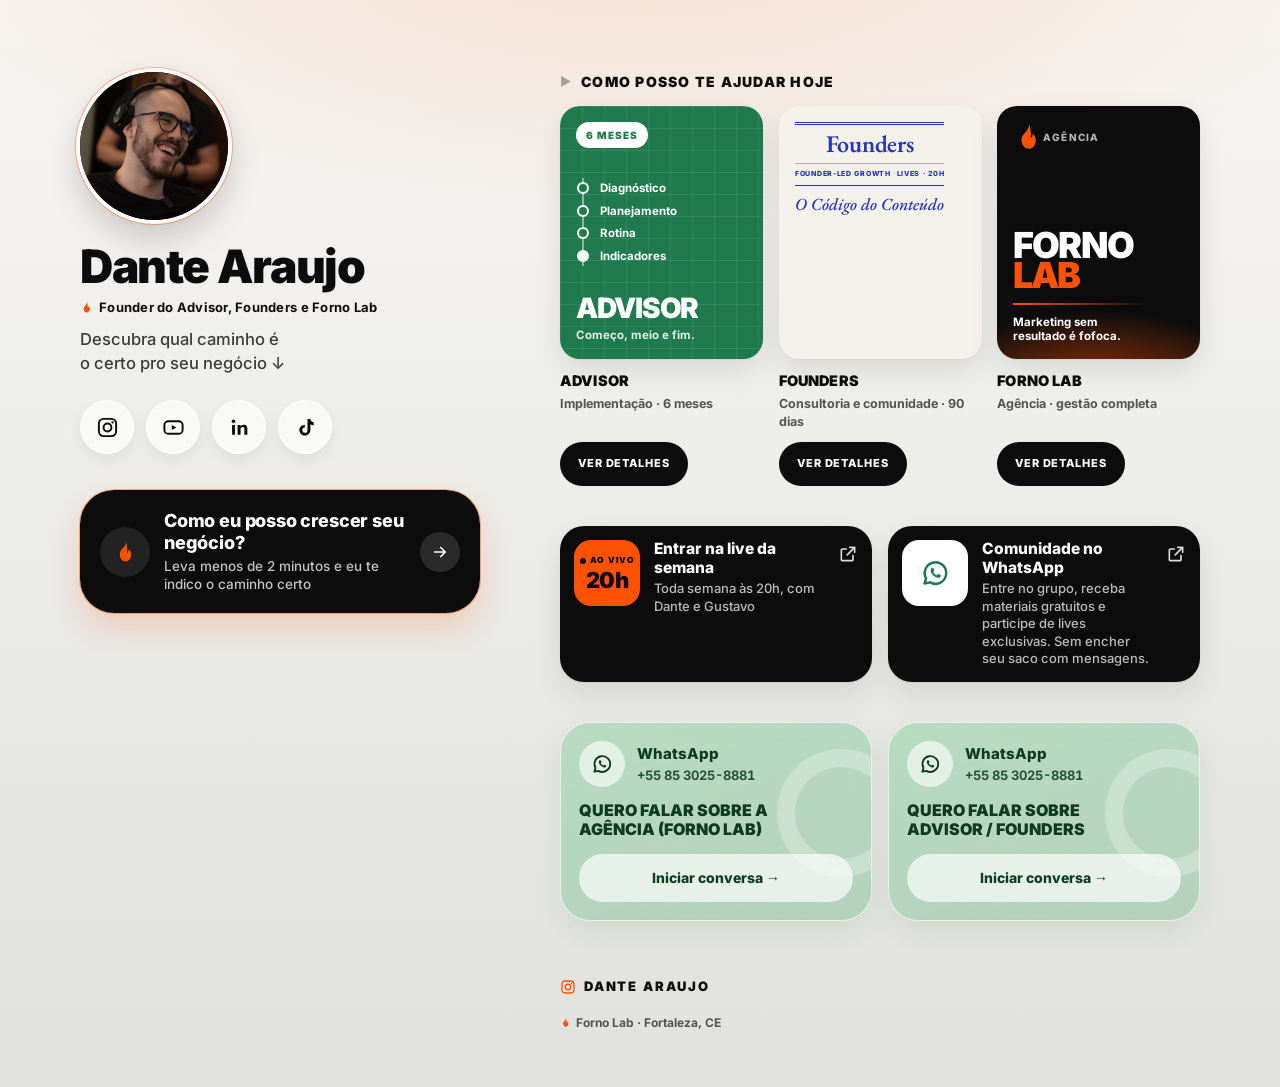
<file: site/index.html>
<!doctype html>
<html lang="pt-BR">
<head>
<meta charset="utf-8">
<meta name="viewport" content="width=device-width, initial-scale=1, viewport-fit=cover">
<title>Dante Araujo · Founder de 4 empresas · Fortaleza, CE</title>
<meta name="description" content="Dante Araujo, founder do Advisor, Founders e Forno Lab, em Fortaleza, CE. Em menos de 2 minutos, descubra o caminho certo pro seu negócio: agência Forno Lab, Advisor ou Founders.">
<meta name="author" content="Dante Araujo">
<meta name="theme-color" content="#0C0C0D">
<link rel="canonical" href="https://bio-dante-site.vercel.app/">

<meta property="og:type" content="profile">
<meta property="og:locale" content="pt_BR">
<meta property="og:site_name" content="Dante Araujo · Founder do Advisor, Founders e Forno Lab">
<meta property="og:title" content="Dante Araujo · Founder do Advisor, Founders e Forno Lab">
<meta property="og:description" content="Fortaleza, CE. Em menos de 2 minutos, descubra o caminho certo pro seu negócio: agência Forno Lab, Advisor ou Founders.">
<meta property="og:url" content="https://bio-dante-site.vercel.app/">
<meta property="og:image" content="https://bio-dante-site.vercel.app/assets/og-dante-araujo.jpg">
<meta property="og:image:width" content="1080">
<meta property="og:image:height" content="1080">
<meta property="og:image:alt" content="Foto de Dante Araujo">
<meta property="profile:first_name" content="Dante">
<meta property="profile:last_name" content="Araujo">
<meta name="twitter:card" content="summary">
<meta name="twitter:title" content="Dante Araujo · Founder do Advisor, Founders e Forno Lab">
<meta name="twitter:description" content="Fortaleza, CE. Agência Forno Lab, Advisor e Founders.">
<meta name="twitter:image" content="https://bio-dante-site.vercel.app/assets/og-dante-araujo.jpg">

<!-- TODO: trocar pelo favicon com a chama oficial da Forno -->
<link rel="icon" href="data:image/svg+xml,%3Csvg xmlns='http://www.w3.org/2000/svg' viewBox='0 0 24 24'%3E%3Crect width='24' height='24' rx='6' fill='%230C0C0D'/%3E%3Cpath fill='%23FF5200' d='M12.7 1.6c.4 3.2-1.3 5-2.9 6.7C8.3 9.9 6.8 11.6 6.8 14.4c0 3.6 2.5 7 5.6 7 3.2 0 5.8-2.9 5.8-6.7 0-2.6-1.1-4.4-2.4-5.8.1 1.9-.5 3.4-1.8 4.1.8-4 .1-7.9-1.3-11.4z'/%3E%3C/svg%3E">
<link rel="apple-touch-icon" href="assets/dante-araujo.jpg">

<link rel="preload" href="fonts/inter-900.woff2" as="font" type="font/woff2" crossorigin>
<link rel="preload" href="fonts/inter-500.woff2" as="font" type="font/woff2" crossorigin>
<link rel="stylesheet" href="css/style.css">

<script type="application/ld+json">
{
  "@context": "https://schema.org",
  "@type": "Person",
  "name": "Dante Araujo",
  "url": "https://bio-dante-site.vercel.app/",
  "jobTitle": "Founder",
  "image": "https://bio-dante-site.vercel.app/assets/og-dante-araujo.jpg",
  "worksFor": {
    "@type": "Organization",
    "name": "Forno Lab",
    "address": { "@type": "PostalAddress", "addressLocality": "Fortaleza", "addressRegion": "CE", "addressCountry": "BR" },
    "sameAs": ["https://www.instagram.com/forno.lab/"]
  },
  "sameAs": [
    "https://www.instagram.com/odantearaujo/",
    "https://br.linkedin.com/in/dante-araujo",
    "https://www.youtube.com/@podcastsemroteiro",
    "https://www.tiktok.com/@odantearaujo"
  ]
}
</script>

<!-- Esconde os blocos animados só quando o JS vai animá-los.
     Se o main.js não confirmar em 2,5 s (falha de carregamento), tudo reaparece. -->
<script>
(function (d) {
  if (window.matchMedia && matchMedia('(prefers-reduced-motion: reduce)').matches) return;
  d.classList.add('anim');
  setTimeout(function () { if (!window.__bioAnim) d.classList.remove('anim'); }, 2500);
})(document.documentElement);
</script>
</head>
<body>

<a class="skip" href="#conteudo">Pular para o conteúdo</a>

<div class="page">

  <!-- ============ TOPO ============ -->
  <header class="hero" id="topo">
    <div class="hero-in">
      <figure class="avatar" data-hero>
        <img src="assets/dante-araujo.jpg" width="480" height="480" alt="Foto de Dante Araujo sorrindo, de óculos e fone de ouvido, com camiseta preta">
      </figure>

      <h1 class="name" data-hero>Dante Araujo</h1>
      <p class="role" data-hero><svg aria-hidden="true"><use href="#i-chama"/></svg>Founder do Advisor, Founders e Forno Lab</p>
      <p class="sub" data-hero>Descubra qual caminho é o certo pro seu negócio <span aria-hidden="true">↓</span></p>

      <nav class="socials" aria-label="Redes sociais de Dante Araujo" data-hero>
        <a class="soc" href="https://www.instagram.com/odantearaujo/" target="_blank" rel="noopener" aria-label="Instagram de Dante Araujo"><svg aria-hidden="true"><use href="#i-instagram"/></svg></a>
        <a class="soc" href="https://www.youtube.com/@podcastsemroteiro" target="_blank" rel="noopener" aria-label="YouTube do Podcast Sem Roteiro"><svg aria-hidden="true"><use href="#i-youtube"/></svg></a>
        <a class="soc" href="https://br.linkedin.com/in/dante-araujo" target="_blank" rel="noopener" aria-label="LinkedIn de Dante Araujo"><svg aria-hidden="true"><use href="#i-linkedin"/></svg></a>
        <a class="soc" href="https://www.tiktok.com/@odantearaujo" target="_blank" rel="noopener" aria-label="TikTok de Dante Araujo"><svg aria-hidden="true"><use href="#i-tiktok"/></svg></a>
      </nav>

      <a class="cta" href="https://inlead.digital/foundercc-comunidade-dos-obstinados?utm_source=dantearaujo&amp;utm_medium=linkbio&amp;utm_content=botao_principal" target="_blank" rel="noopener" aria-label="Como eu posso crescer seu negócio? Leva menos de 2 minutos (abre o quiz em nova aba)" data-hero>
        <span class="cta-ic" aria-hidden="true"><svg><use href="#i-chama"/></svg></span>
        <span class="cta-txt">
          <span class="cta-t">Como eu posso crescer seu negócio?</span>
          <span class="cta-s">Leva menos de 2 minutos e eu te indico o caminho certo</span>
        </span>
        <span class="cta-go" aria-hidden="true"><svg><use href="#i-seta"/></svg></span>
      </a>
    </div>
  </header>

  <main class="main" id="conteudo">

    <!-- ============ PRODUTOS ============ -->
    <section class="block" aria-labelledby="t-prod">
      <h2 class="sec-title" id="t-prod" data-reveal><svg aria-hidden="true"><use href="#i-play"/></svg>Como posso te ajudar hoje</h2>

      <div class="rail" data-lenis-prevent-horizontal>
        <!-- Advisor -->
        <article class="prod" data-reveal>
          <button class="cover cv-advisor" type="button" commandfor="d-advisor" command="show-modal" aria-label="Ver detalhes do Advisor">
            <span class="cv-pill">6 meses</span>
            <span class="cv-steps" aria-hidden="true"><span>Diagnóstico</span><span>Planejamento</span><span>Rotina</span><span>Indicadores</span></span>
            <span class="cv-bottom">
              <span class="cv-aword" aria-hidden="true">ADVISOR</span>
              <span class="cv-asub">Começo, meio e fim.</span>
            </span>
          </button>
          <h3 class="prod-n">Advisor</h3>
          <p class="prod-t">Implementação · 6 meses</p>
          <button class="more" type="button" commandfor="d-advisor" command="show-modal" aria-label="Ver detalhes do Advisor">Ver detalhes</button>
        </article>

        <!-- Founders -->
        <article class="prod" data-reveal>
          <button class="cover cv-founders" type="button" commandfor="d-founders" command="show-modal" aria-label="Ver detalhes do Founders">
            <span class="cv-mast">
              <b>Founders</b>
              <span class="cv-meta"><span>Founder-Led Growth</span><span>Lives · 20h</span></span>
            </span>
            <span class="cv-head">O Código do Conteúdo</span>
            <span class="cv-body" aria-hidden="true"><i class="cv-dots"></i><i class="cv-lines"></i></span>
          </button>
          <h3 class="prod-n">Founders</h3>
          <p class="prod-t">Consultoria e comunidade · 90 dias</p>
          <button class="more" type="button" commandfor="d-founders" command="show-modal" aria-label="Ver detalhes do Founders">Ver detalhes</button>
        </article>

        <!-- Forno Lab -->
        <article class="prod" data-reveal>
          <button class="cover cv-forno" type="button" commandfor="d-forno" command="show-modal" aria-label="Ver detalhes da Forno Lab">
            <span class="cv-top"><svg class="cv-flame" aria-hidden="true"><use href="#i-chama"/></svg><span class="cv-kicker">Agência</span></span>
            <span class="cv-bottom">
              <span class="cv-word" aria-hidden="true"><span>FORNO</span><span>LAB</span></span>
              <i class="cv-ember" aria-hidden="true"></i>
              <span class="cv-slogan">Marketing sem resultado é fofoca.</span>
            </span>
          </button>
          <h3 class="prod-n">Forno Lab</h3>
          <p class="prod-t">Agência · gestão completa</p>
          <button class="more" type="button" commandfor="d-forno" command="show-modal" aria-label="Ver detalhes da Forno Lab">Ver detalhes</button>
        </article>
      </div>
    </section>

    <!-- ============ LIVE E COMUNIDADE ============ -->
    <section class="block stack" aria-label="Live e comunidade">
      <a class="lk" href="https://chat.whatsapp.com/Lp7Tr1XxZzC9pjt7zj1Gpi?mode=gi_t" target="_blank" rel="noopener" data-reveal>
        <span class="lk-th live" aria-hidden="true"><small><i></i>AO VIVO</small><b>20h</b></span>
        <span class="lk-tx">
          <span class="lk-t">Entrar na live da semana</span>
          <span class="lk-s">Toda semana às 20h, com Dante e Gustavo</span>
        </span>
        <svg class="lk-ex" aria-hidden="true"><use href="#i-ext"/></svg>
      </a>
      <a class="lk" href="https://chat.whatsapp.com/Lp7Tr1XxZzC9pjt7zj1Gpi?mode=gi_t" target="_blank" rel="noopener" data-reveal>
        <span class="lk-th grupo" aria-hidden="true"><svg><use href="#i-whats"/></svg></span>
        <span class="lk-tx">
          <span class="lk-t">Comunidade no WhatsApp</span>
          <span class="lk-s">Entre no grupo, receba materiais gratuitos e participe de lives exclusivas. Sem encher seu saco com mensagens.</span>
        </span>
        <svg class="lk-ex" aria-hidden="true"><use href="#i-ext"/></svg>
      </a>
    </section>

    <!-- ============ WHATSAPP ============ -->
    <section class="block stack wa-grid" aria-label="Falar pelo WhatsApp">
      <div class="wa" data-reveal>
        <div class="wa-top">
          <span class="wa-ic" aria-hidden="true"><svg><use href="#i-whats"/></svg></span>
          <span><span class="wa-l">WhatsApp</span><br>
          <span class="wa-n">+55 85 3025-8881</span></span>
        </div>
        <p class="wa-t">Quero falar sobre a agência (Forno Lab)</p>
        <a class="wa-b" href="https://wa.me/558530258881?text=Oi!%20Vim%20pelo%20link%20da%20bio%20do%20Dante%20e%20quero%20falar%20sobre%20a%20ag%C3%AAncia%20Forno%20Lab." target="_blank" rel="noopener" aria-label="Iniciar conversa no WhatsApp sobre a agência Forno Lab">Iniciar conversa <span aria-hidden="true">→</span></a>
      </div>
      <div class="wa" data-reveal>
        <div class="wa-top">
          <span class="wa-ic" aria-hidden="true"><svg><use href="#i-whats"/></svg></span>
          <span><span class="wa-l">WhatsApp</span><br>
          <span class="wa-n">+55 85 3025-8881</span></span>
        </div>
        <p class="wa-t">Quero falar sobre Advisor / Founders</p>
        <a class="wa-b" href="https://wa.me/558530258881?text=Oi!%20Vim%20pelo%20link%20da%20bio%20do%20Dante%20e%20quero%20falar%20sobre%20o%20Advisor%20%2F%20Founders." target="_blank" rel="noopener" aria-label="Iniciar conversa no WhatsApp sobre Advisor e Founders">Iniciar conversa <span aria-hidden="true">→</span></a>
      </div>
    </section>

  </main>

  <footer class="foot">
    <a href="https://www.instagram.com/odantearaujo/" target="_blank" rel="noopener"><svg aria-hidden="true"><use href="#i-instagram"/></svg>Dante Araujo</a>
    <p><svg aria-hidden="true"><use href="#i-chama"/></svg>Forno Lab · Fortaleza, CE</p>
  </footer>
</div>

<!-- ============ DETALHES DOS PRODUTOS ============
     <dialog> nativo aberto por commandfor/command (funciona sem JS nos navegadores atuais;
     o main.js cobre os que ainda não suportam). -->

<dialog class="sheet" id="d-forno" data-p="forno" aria-labelledby="t-forno" closedby="any">
  <div class="sh-scroll" data-lenis-prevent>
    <div class="grab" aria-hidden="true"></div>
    <button class="x" type="button" commandfor="d-forno" command="close" aria-label="Fechar detalhes da Forno Lab"><svg aria-hidden="true"><use href="#i-x"/></svg></button>
    <div class="sh-head">
      <p class="sh-eye">Agência de marketing</p>
      <h2 class="sh-title" id="t-forno">Marketing sem resultado é fofoca.</h2>
      <a class="sh-ig" href="https://www.instagram.com/forno.lab/" target="_blank" rel="noopener"><svg aria-hidden="true"><use href="#i-instagram"/></svg>@forno.lab</a>
    </div>
    <div class="sh-body">
      <p class="sh-intro">A gente assume o marketing da sua empresa de ponta a ponta, pra você voltar a cuidar do negócio.</p>
      <div class="blk"><h3>Para quem é</h3><p>Empresa que quer delegar a operação de marketing inteira e cobrar resultado de um time só.</p></div>
      <div class="blk"><h3>O que a gente assume</h3>
        <ul><li>Estratégia e planejamento</li><li>Conteúdo das redes</li><li>Tráfego pago</li><li>Integração do marketing com o comercial</li></ul></div>
      <div class="blk"><h3>Como a gente mede</h3><p>Cada frente começa com um indicador definido. Você acompanha o que está trazendo cliente, e não só o que foi postado.</p></div>
    </div>
    <div class="sh-act">
      <a class="sh-btn" href="https://wa.me/558530258881?text=Oi!%20Vim%20pelo%20link%20da%20bio%20do%20Dante%20e%20quero%20falar%20sobre%20a%20ag%C3%AAncia%20Forno%20Lab." target="_blank" rel="noopener"><svg aria-hidden="true"><use href="#i-whats"/></svg><span>Falar sobre a agência no WhatsApp</span></a>
      <a class="sh-quiz" href="https://inlead.digital/foundercc-comunidade-dos-obstinados?utm_source=dantearaujo&amp;utm_medium=linkbio&amp;utm_content=detalhes_forno" target="_blank" rel="noopener">Prefere o quiz? Descubra o caminho certo</a>
    </div>
  </div>
</dialog>

<dialog class="sheet" id="d-advisor" data-p="advisor" aria-labelledby="t-advisor" closedby="any">
  <div class="sh-scroll" data-lenis-prevent>
    <div class="grab" aria-hidden="true"></div>
    <button class="x" type="button" commandfor="d-advisor" command="close" aria-label="Fechar detalhes do Advisor"><svg aria-hidden="true"><use href="#i-x"/></svg></button>
    <div class="sh-head">
      <p class="sh-eye">Implementação de marketing</p>
      <h2 class="sh-title" id="t-advisor">Começo, meio e fim.</h2>
      <a class="sh-ig" href="https://www.instagram.com/advisor.cc/" target="_blank" rel="noopener"><svg aria-hidden="true"><use href="#i-instagram"/></svg>@advisor.cc</a>
    </div>
    <div class="sh-body">
      <p class="sh-intro">Pra empresa que já tem marketing interno ou agência, ou que vai precisar contratar um dos dois. A gente direciona e implementa. Quem executa é o seu time.</p>
      <div class="blk"><h3>Como funciona</h3>
        <ol><li>Diagnóstico do marketing e do comercial de hoje</li><li>Planejamento e posicionamento</li><li>Rotina de comunicação ligada às campanhas e ao comercial</li><li>Indicadores pra acompanhar o que dá resultado</li></ol></div>
      <div class="blk"><h3>Formato</h3><p>Contrato de 6 meses, com data pra terminar. Dá pra entrar por duas portas: diagnóstico avulso ou CMO em contrato.</p></div>
    </div>
    <div class="sh-act">
      <a class="sh-btn" href="https://wa.me/558530258881?text=Oi!%20Vim%20pelo%20link%20da%20bio%20do%20Dante%20e%20quero%20entender%20o%20Advisor." target="_blank" rel="noopener"><svg aria-hidden="true"><use href="#i-whats"/></svg><span>Falar sobre o Advisor no WhatsApp</span></a>
      <a class="sh-quiz" href="https://inlead.digital/foundercc-comunidade-dos-obstinados?utm_source=dantearaujo&amp;utm_medium=linkbio&amp;utm_content=detalhes_advisor" target="_blank" rel="noopener">Prefere o quiz? Descubra o caminho certo</a>
    </div>
  </div>
</dialog>

<dialog class="sheet" id="d-founders" data-p="founders" aria-labelledby="t-founders" closedby="any">
  <div class="sh-scroll" data-lenis-prevent>
    <div class="grab" aria-hidden="true"></div>
    <button class="x" type="button" commandfor="d-founders" command="close" aria-label="Fechar detalhes do Founders"><svg aria-hidden="true"><use href="#i-x"/></svg></button>
    <div class="sh-head">
      <p class="sh-eye">Founder-Led Growth</p>
      <h2 class="sh-title" id="t-founders">Quem aparece, vende.</h2>
      <a class="sh-ig" href="https://www.instagram.com/founders.cc/" target="_blank" rel="noopener"><svg aria-hidden="true"><use href="#i-instagram"/></svg>@founders.cc</a>
    </div>
    <div class="sh-body">
      <p class="sh-intro">Pra empresário, founder e autônomo que quer transformar a própria presença no digital em venda, com o próprio rosto à frente do negócio.</p>
      <div class="blk"><h3>O método</h3><p>O Código do Conteúdo: 90 dias de acompanhamento, com 8 encontros de 1 hora conduzidos pelo Dante.</p></div>
      <div class="blk"><h3>O que vem junto</h3>
        <ul><li>Comunidade de empresários</li><li>Plataforma com IA treinada no seu planejamento</li><li>Lives semanais às 20h com Dante e Gustavo</li></ul></div>
    </div>
    <div class="sh-act">
      <a class="sh-btn" href="https://wa.me/558530258881?text=Oi!%20Vim%20pelo%20link%20da%20bio%20do%20Dante%20e%20quero%20saber%20mais%20sobre%20o%20Founders." target="_blank" rel="noopener"><svg aria-hidden="true"><use href="#i-whats"/></svg><span>Falar sobre o Founders no WhatsApp</span></a>
      <a class="sh-quiz" href="https://inlead.digital/foundercc-comunidade-dos-obstinados?utm_source=dantearaujo&amp;utm_medium=linkbio&amp;utm_content=detalhes_founders" target="_blank" rel="noopener">Prefere o quiz? Descubra o caminho certo</a>
    </div>
  </div>
</dialog>

<div class="toast" id="toast" role="status" aria-live="polite"></div>

<!-- Ícones -->
<svg width="0" height="0" style="position:absolute" aria-hidden="true">
  <!-- TODO: trocar pela chama oficial da Forno em SVG (viewBox original 0 0 1037.60 1344.70) -->
  <symbol id="i-chama" viewBox="0 0 24 24"><path fill="currentColor" d="M12.7 1.6c.4 3.2-1.3 5-2.9 6.7C8.3 9.9 6.8 11.6 6.8 14.4c0 3.6 2.5 7 5.6 7 3.2 0 5.8-2.9 5.8-6.7 0-2.6-1.1-4.4-2.4-5.8.1 1.9-.5 3.4-1.8 4.1.8-4 .1-7.9-1.3-11.4z"/></symbol>
  <symbol id="i-instagram" viewBox="0 0 24 24"><rect x="3" y="3" width="18" height="18" rx="5" fill="none" stroke="currentColor" stroke-width="2"/><circle cx="12" cy="12" r="4.1" fill="none" stroke="currentColor" stroke-width="2"/><circle cx="17.3" cy="6.7" r="1.2" fill="currentColor"/></symbol>
  <symbol id="i-youtube" viewBox="0 0 24 24"><rect x="2.5" y="5.5" width="19" height="13" rx="4" fill="none" stroke="currentColor" stroke-width="2"/><path d="M10.2 9.3l4.8 2.7-4.8 2.7z" fill="currentColor"/></symbol>
  <symbol id="i-linkedin" viewBox="0 0 24 24"><rect x="4.2" y="9.3" width="3.1" height="10.2" rx=".4" fill="currentColor"/><circle cx="5.75" cy="5.6" r="1.85" fill="currentColor"/><path fill="currentColor" d="M10 9.3h3v1.5c.5-.9 1.7-1.8 3.5-1.8 3 0 3.7 2 3.7 4.6v5.9h-3.1v-5.2c0-1.3-.1-2.8-1.8-2.8s-2.2 1.3-2.2 2.7v5.3H10z"/></symbol>
  <symbol id="i-tiktok" viewBox="0 0 24 24"><path fill="currentColor" d="M14.1 3h3c.2 1.9 1.6 3.4 3.5 3.6v3c-1.3 0-2.5-.4-3.5-1v6.2a5.8 5.8 0 1 1-5.8-5.8v3.1a2.7 2.7 0 1 0 2.8 2.7z"/></symbol>
  <symbol id="i-whats" viewBox="0 0 24 24"><path fill="none" stroke="currentColor" stroke-width="2" stroke-linejoin="round" d="M3.6 20.4l1.3-4.1A8.6 8.6 0 1 1 8.1 19.5z"/><path fill="currentColor" d="M9 8.2c.2-.4.4-.4.7-.4h.5c.2 0 .4.1.5.4l.7 1.6c.1.2 0 .4-.1.6l-.5.6c-.1.1-.1.3 0 .5.4.7 1.3 1.7 2.4 2.2.2.1.4.1.5-.1l.6-.7c.2-.2.4-.2.6-.1l1.5.7c.2.1.3.3.3.5 0 .5-.2 1.2-.8 1.5-.6.4-1.4.5-2.5.1-2.2-.8-4-2.8-4.6-4.3-.4-1-.2-2.2.2-3z"/></symbol>
  <symbol id="i-ext" viewBox="0 0 24 24"><path fill="none" stroke="currentColor" stroke-width="2" stroke-linecap="round" stroke-linejoin="round" d="M14 4h6v6M20 4l-9 9M18 14v5a1 1 0 0 1-1 1H5a1 1 0 0 1-1-1V7a1 1 0 0 1 1-1h5"/></symbol>
  <symbol id="i-x" viewBox="0 0 24 24"><path fill="none" stroke="currentColor" stroke-width="2.4" stroke-linecap="round" d="M6 6l12 12M18 6L6 18"/></symbol>
  <symbol id="i-seta" viewBox="0 0 24 24"><path fill="none" stroke="currentColor" stroke-width="2.2" stroke-linecap="round" stroke-linejoin="round" d="M5 12h14M13 6l6 6-6 6"/></symbol>
  <symbol id="i-play" viewBox="0 0 10 10"><path d="M1 0l9 5-9 5z" fill="currentColor"/></symbol>
</svg>

<script src="js/vendor/gsap.min.js" defer></script>
<script src="js/vendor/ScrollTrigger.min.js" defer></script>
<script src="js/vendor/lenis.min.js" defer></script>
<script src="js/main.js" defer></script>
</body>
</html>
</file>
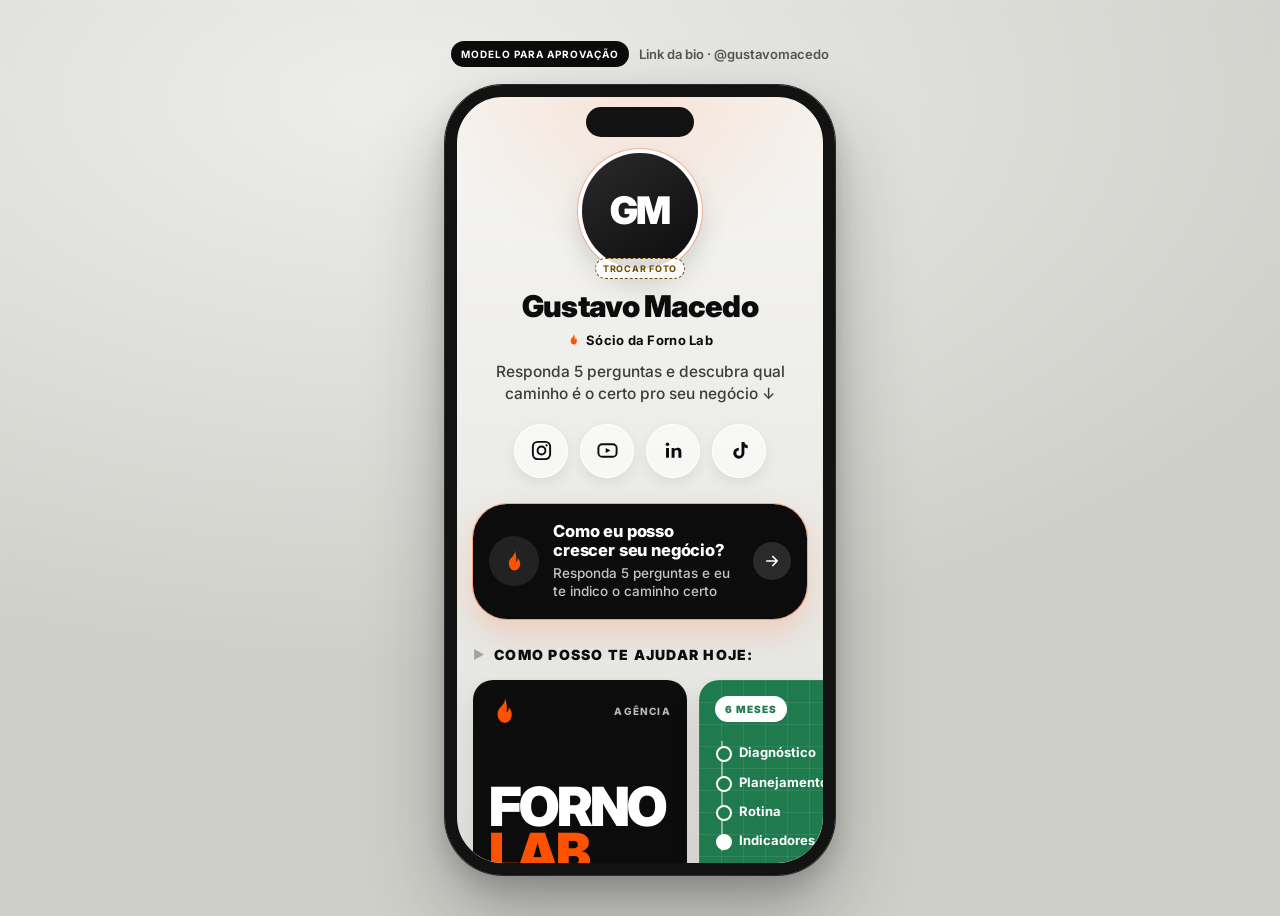
<file: references/gustavo (1).html>
<!doctype html>
<html lang="pt-BR">
<head>
<meta charset="utf-8">
<meta name="viewport" content="width=device-width, initial-scale=1, viewport-fit=cover">
<title>Bio Gustavo Macedo</title>
<script>
/* =====================================================================
   CONFIG — o único bloco que muda entre dante.html e gustavo.html.
   Todo o resto do arquivo (layout, CSS e JS) é idêntico nas duas páginas.
   Campo vazio ('') ou número com X = placeholder: o link fica href="#"
   e, ao clicar, aparece o aviso "link em configuração".
   ===================================================================== */
const CONFIG = {
  // Etiquetas tracejadas de "trocar foto" / "logo provisório".
  // Troque para false para apresentar ao cliente sem as marcações.
  mostrarLegendas: true,

  pessoa: {
    nome: 'Gustavo Macedo',
    iniciais: 'GM',
    apoio: 'Sócio da Forno Lab',
    instagram: 'gustavomacedo',            // sem @
    // TODO foto: quadrada, mín. 400x400. No artifact do Claude só funciona como data:image;
    // hospedada em site próprio pode ser URL normal. Vazio = círculo com as iniciais.
    foto: '',
    subtitulo: 'Responda 5 perguntas e descubra qual caminho é o certo pro seu negócio ↓',
  },

  redes: [
    { rede: 'instagram', url: 'https://www.instagram.com/gustavomacedo/' },
    { rede: 'youtube',   url: '' },   // TODO link do YouTube
    { rede: 'linkedin',  url: '' },   // TODO link do LinkedIn
    { rede: 'tiktok',    url: '' },   // TODO link do TikTok
  ],

  // Quiz de 5 perguntas no Inlead (abre em nova aba). O código acrescenta sozinho:
  // ?utm_source=<utmSource>&utm_medium=linkbio&utm_content=<botão clicado>
  // utm_content: botao_principal | detalhes_forno | detalhes_advisor | detalhes_founders
  inlead: {
    url: '',                          // TODO colar o link do quiz no Inlead
    utmSource: 'gustavomacedo',
  },

  botaoPrincipal: {
    titulo: 'Como eu posso crescer seu negócio?',
    subtitulo: 'Responda 5 perguntas e eu te indico o caminho certo',
  },

  // Formato: 55 + DDD + número, só dígitos. Com X = placeholder.
  whatsapp: {
    agencia: '55859XXXXXXXX',          // TODO número do comercial da agência (Forno Lab)
    advisorFounders: '55859XXXXXXXX',  // TODO número do Advisor / Founders
  },

  // {insta} nas mensagens vira o @ desta página, pra saber de qual perfil veio a conversa.
  produtos: [
    {
      id: 'forno',
      nome: 'Forno Lab',
      tag: 'Agência · gestão completa',
      cor: '#FF5200',
      instagram: 'forno.lab',
      slogan: 'Marketing sem resultado é fofoca.',
      eyebrow: 'Agência de marketing',
      titulo: 'Marketing sem resultado é fofoca.',
      intro: 'A gente assume o marketing da sua empresa de ponta a ponta, pra você voltar a cuidar do negócio.',
      blocos: [
        { titulo: 'Para quem é', texto: 'Empresa que quer delegar a operação de marketing inteira e cobrar resultado de um time só.' },
        { titulo: 'O que a gente assume', lista: ['Estratégia e planejamento', 'Conteúdo das redes', 'Tráfego pago', 'Integração do marketing com o comercial'] },
        { titulo: 'Como a gente mede', texto: 'Cada frente começa com um indicador definido. Você acompanha o que está trazendo cliente, e não só o que foi postado.' },
      ],
      cta: 'Falar sobre a agência no WhatsApp',
      whatsapp: 'agencia',
      mensagem: 'Oi! Vim pelo link da bio do @{insta} e quero falar sobre a agência Forno Lab.',
    },
    {
      id: 'advisor',
      nome: 'Advisor',
      tag: 'Implementação · 6 meses',
      cor: '#1F7A4D',                  // TODO cor provisória: a marca Advisor ainda não definiu
      instagram: 'advisor.cc',
      eyebrow: 'Implementação de marketing',
      titulo: 'Começo, meio e fim.',
      intro: 'Pra empresa que já tem marketing interno ou agência, ou que vai precisar contratar um dos dois. A gente direciona e implementa. Quem executa é o seu time.',
      blocos: [
        { titulo: 'Como funciona', sequencia: true, lista: ['Diagnóstico do marketing e do comercial de hoje', 'Planejamento e posicionamento', 'Rotina de comunicação ligada às campanhas e ao comercial', 'Indicadores pra acompanhar o que dá resultado'] },
        { titulo: 'Formato', texto: 'Contrato de 6 meses, com data pra terminar. Dá pra entrar por duas portas: diagnóstico avulso ou CMO em contrato.' },
      ],
      cta: 'Falar sobre o Advisor no WhatsApp',
      whatsapp: 'advisorFounders',
      mensagem: 'Oi! Vim pelo link da bio do @{insta} e quero entender o Advisor.',
    },
    {
      id: 'founders',
      nome: 'Founders',
      tag: 'Consultoria e comunidade · 90 dias',
      cor: '#2334BD',
      instagram: 'founders.cc',
      eyebrow: 'Founder-Led Growth',
      titulo: 'Quem aparece, vende.',
      intro: 'Pra empresário, founder e autônomo que quer transformar a própria presença no digital em venda, com o próprio rosto à frente do negócio.',
      blocos: [
        { titulo: 'O método', texto: 'O Código do Conteúdo: 90 dias de acompanhamento, com 8 encontros de 1 hora conduzidos pelo Dante.' },
        { titulo: 'O que vem junto', lista: ['Comunidade de empresários', 'Plataforma com IA treinada no seu planejamento', 'Lives semanais às 20h com Dante e Gustavo'] },
      ],
      cta: 'Falar sobre o Founders no WhatsApp',
      whatsapp: 'advisorFounders',
      mensagem: 'Oi! Vim pelo link da bio do @{insta} e quero saber mais sobre o Founders.',
    },
  ],

  links: [
    { titulo: 'Entrar na live da semana', subtitulo: 'Toda semana às 20h, com Dante e Gustavo', url: '', thumb: 'live' },       // TODO link da live
    { titulo: 'Comunidade no WhatsApp', subtitulo: 'Entre no grupo e receba o aviso das próximas lives', url: '', thumb: 'grupo' }, // TODO link do grupo
  ],

  cardsWhatsapp: [
    { titulo: 'Quero falar sobre a agência (Forno Lab)', numero: 'agencia',
      mensagem: 'Oi! Vim pelo link da bio do @{insta} e quero falar sobre a agência Forno Lab.' },
    { titulo: 'Quero falar sobre Advisor / Founders', numero: 'advisorFounders',
      mensagem: 'Oi! Vim pelo link da bio do @{insta} e quero falar sobre o Advisor / Founders.' },
  ],
};
</script>
<link rel="preconnect" href="https://fonts.googleapis.com">
<link rel="preconnect" href="https://fonts.gstatic.com" crossorigin>
<link rel="stylesheet" href="https://fonts.googleapis.com/css2?family=Inter:wght@400;500;600;700;800;900&family=EB+Garamond:ital,wght@0,500;0,600;1,500&display=swap">
<style>
/* ======================================================================
   MODELO — idêntico em todas as páginas. Não editar por pessoa: use o CONFIG.
   Layout: coluna única mobile-first (390px, máx. 480px);
   no desktop a página aparece dentro de uma moldura de celular.
   ====================================================================== */
:root{
  --ink:#0C0C0D;
  --muted:#545552;
  --screen-top:#F6F5F2;
  --screen-bot:#E1E2DE;
  --stage:#CFCFCA;
  --glass:rgba(255,255,255,.6);
  --glass-line:rgba(255,255,255,.8);
  --forno:#FF5200;
  /* cores dos produtos: o JS sobrescreve com CONFIG.produtos[].cor */
  --c-forno:#FF5200;
  --c-advisor:#1F7A4D; /* provisória, a marca Advisor ainda não definiu a cor */
  --c-founders:#2334BD;
  --paper:#F3F1EA;
  --wa-ink:#0F3B22;
  --sheet-bg:#FBFBF9;
  --font:"Helvetica Now Display", Inter, "Helvetica Neue", Arial, sans-serif;
  --serif:"EB Garamond", Georgia, "Times New Roman", serif;
  --r-xl:30px; --r-lg:24px; --r-md:20px;
  --shadow:0 1px 2px rgba(12,12,13,.06), 0 12px 30px rgba(12,12,13,.09);
  color-scheme:light;
}
*{box-sizing:border-box}
[hidden]{display:none!important}
html,body{background:var(--screen-bot)}
body{font-family:var(--font);color:var(--ink);-webkit-font-smoothing:antialiased;font-size:15px;line-height:1.4}
a{color:inherit}
button{font:inherit;color:inherit}
:focus-visible{outline:3px solid var(--forno);outline-offset:3px;border-radius:12px}
.show-todo .todo{display:inline-flex}
.todo{display:none;align-items:center;gap:4px;font:700 9px/1 var(--font);letter-spacing:.08em;text-transform:uppercase;
  padding:5px 7px;border-radius:999px;border:1px dashed currentColor;background:rgba(255,255,255,.85);color:#6A4A00;white-space:nowrap}

/* ---------- palco / moldura ---------- */
.stage{min-height:100vh}
.caption{display:none}
.device{position:relative;max-width:480px;margin:0 auto;min-height:100vh;overflow-x:clip;
  background:
    radial-gradient(90% 38% at 50% -6%, rgba(255,82,0,.13), rgba(255,82,0,0) 70%),
    linear-gradient(180deg,var(--screen-top) 0%,var(--screen-bot) 100%)}
.screen{padding:32px 16px 36px;display:flex;flex-direction:column;gap:26px}

@media (min-width:760px){
  html,body{background:radial-gradient(120% 90% at 30% 10%,#EDEDEA 0%,var(--stage) 70%)}
  .stage{display:flex;flex-direction:column;align-items:center;justify-content:center;gap:18px;padding:28px 16px}
  .caption{display:flex;align-items:center;gap:10px;margin:0;font-size:13px;font-weight:600;color:var(--muted)}
  .caption b{background:var(--ink);color:#fff;font-size:10px;letter-spacing:.1em;text-transform:uppercase;padding:6px 10px;border-radius:999px}
  .device{width:390px;max-width:100%;height:min(844px,calc(100vh - 110px));min-height:560px;margin:0;border-radius:58px;
    border:12px solid #121213;box-shadow:0 0 0 1px #2a2a2c,0 40px 80px rgba(12,12,13,.28),0 12px 24px rgba(12,12,13,.16);overflow:hidden}
  .device::before{content:"";position:absolute;top:10px;left:50%;transform:translateX(-50%);width:108px;height:30px;border-radius:20px;background:#121213;z-index:5}
  .screen{height:100%;overflow-y:auto;padding-top:56px;scrollbar-width:none}
  .screen::-webkit-scrollbar{display:none}
  .device.locked .screen{overflow:hidden}
}

/* ---------- topo ---------- */
.hero{display:flex;flex-direction:column;align-items:center;text-align:center;gap:8px}
.avatar{position:relative;width:116px;height:116px;border-radius:50%;margin-bottom:6px;
  background:linear-gradient(145deg,#2A2A2C,#0C0C0D);display:grid;place-items:center;
  box-shadow:0 0 0 4px #fff,0 0 0 5px rgba(255,82,0,.35),0 14px 30px rgba(12,12,13,.18)}
.avatar img{width:100%;height:100%;object-fit:cover;border-radius:50%}
.avatar .ini{font-weight:900;font-size:38px;letter-spacing:-.04em;color:#fff}
.avatar .todo{position:absolute;bottom:-10px;left:50%;transform:translateX(-50%)}
.name{margin:8px 0 0;font-size:30px;font-weight:900;letter-spacing:-.03em;line-height:1.05}
.role{margin:0;display:inline-flex;align-items:center;gap:6px;font-size:13px;font-weight:700;letter-spacing:.02em}
.role svg{width:13px;height:13px;color:var(--forno)}
.sub{margin:4px 0 0;max-width:31ch;font-size:15.5px;font-weight:500;color:#3C3D3A;line-height:1.45;text-wrap:balance}
.socials{display:flex;gap:12px;margin-top:10px}
.soc{width:54px;height:54px;border-radius:50%;display:grid;place-items:center;text-decoration:none;
  background:var(--glass);border:1px solid var(--glass-line);box-shadow:0 6px 16px rgba(12,12,13,.07);
  -webkit-backdrop-filter:blur(12px);backdrop-filter:blur(12px);transition:transform .2s}
.soc:hover{transform:translateY(-2px)}
.soc svg{width:23px;height:23px}

/* ---------- botão principal ---------- */
.cta{position:relative;display:flex;align-items:center;gap:14px;padding:18px 16px;border-radius:34px;
  background:var(--ink);color:#fff;text-decoration:none;isolation:isolate}
.cta::before{content:"";position:absolute;inset:0;border-radius:inherit;z-index:-1;
  box-shadow:0 0 0 1px rgba(255,82,0,.4),0 14px 32px rgba(255,82,0,.18);animation:glow 3.4s ease-in-out infinite}
@keyframes glow{50%{box-shadow:0 0 0 1px rgba(255,82,0,.7),0 14px 40px rgba(255,82,0,.32)}}
.cta-ic{flex:none;width:50px;height:50px;border-radius:50%;background:rgba(255,255,255,.09);display:grid;place-items:center}
.cta-ic svg{width:24px;height:24px;color:var(--forno)}
.cta-txt{min-width:0;flex:1;display:grid;gap:3px}
.cta-t{font-size:16.5px;font-weight:800;letter-spacing:-.01em;line-height:1.2}
.cta-s{font-size:13.5px;font-weight:500;color:rgba(255,255,255,.76);line-height:1.35}
.cta-go{flex:none;width:38px;height:38px;border-radius:50%;background:rgba(255,255,255,.12);display:grid;place-items:center;transition:transform .25s}
.cta-go svg{width:18px;height:18px}
.cta:hover .cta-go{transform:translateX(3px);background:var(--forno);color:var(--ink)}

/* ---------- carrossel de produtos ---------- */
.sec-title{margin:0 0 14px;display:flex;align-items:center;gap:10px;font-size:14px;font-weight:900;letter-spacing:.09em;text-transform:uppercase}
.sec-title svg{width:11px;height:11px;color:#A3A49F}
.rail{display:flex;gap:12px;overflow-x:auto;scroll-snap-type:x mandatory;margin-inline:-16px;padding:2px 16px 6px;scroll-padding-inline:16px;scrollbar-width:none;overscroll-behavior-x:contain}
.rail::-webkit-scrollbar{display:none}
.prod{flex:0 0 64%;max-width:270px;scroll-snap-align:start;display:flex;flex-direction:column;gap:6px;min-width:0}
.cover{position:relative;aspect-ratio:4/5;max-width:100%;border-radius:var(--r-md);overflow:hidden;box-shadow:var(--shadow);cursor:pointer;transition:transform .25s}
.cover:hover{transform:translateY(-3px)}
.prod-n .todo{margin-left:6px;vertical-align:2px}
.prod-n{margin:6px 0 0;font-size:14.5px;font-weight:900;letter-spacing:.01em;text-transform:uppercase}
.prod-t{margin:0;font-size:12.5px;font-weight:600;color:var(--muted)}
.more{align-self:flex-start;margin-top:6px;border:0;cursor:pointer;background:var(--ink);color:#fff;font-size:11px;font-weight:800;letter-spacing:.08em;
  text-transform:uppercase;padding:11px 16px;border-radius:999px;transition:background .2s}
.more:hover{background:#2a2a2c}

.cv{position:absolute;inset:0;padding:16px;display:flex;flex-direction:column}
/* capa Forno Lab */
.cv-forno{justify-content:space-between;color:#fff;
  background:radial-gradient(140% 58% at 50% 118%,rgba(255,82,0,.7),rgba(255,82,0,0) 64%),#0C0C0D}
.cv-top{display:flex;justify-content:space-between;align-items:center}
.cv-flame{width:30px;height:30px;color:var(--c-forno)}
.cv-kicker{font-size:10px;font-weight:800;letter-spacing:.12em;text-transform:uppercase;color:rgba(255,255,255,.7)}
.cv-word{display:flex;flex-direction:column;font-weight:900;font-size:54px;line-height:.84;letter-spacing:-.05em}
.cv-word span+span{color:var(--c-forno)}
.cv-ember{display:block;height:2px;margin:12px 0 10px;background:linear-gradient(90deg,var(--c-forno),rgba(255,82,0,0))}
.cv-slogan{margin:0;font-size:13px;font-weight:700;line-height:1.25;max-width:17ch}
/* capa Advisor */
.cv-advisor{justify-content:space-between;color:#fff;
  background:
    linear-gradient(rgba(255,255,255,.08) 1px,transparent 1px) 0 0/100% 22px,
    linear-gradient(90deg,rgba(255,255,255,.08) 1px,transparent 1px) 0 0/22px 100%,
    var(--c-advisor)}
.cv-pill{align-self:flex-start;font-size:10px;font-weight:900;letter-spacing:.1em;text-transform:uppercase;background:#fff;color:var(--c-advisor);padding:6px 10px;border-radius:999px}
.cv-steps{list-style:none;margin:0 0 0 6px;padding:2px 0 2px 16px;border-left:2px solid rgba(255,255,255,.45);display:grid;gap:11px;font-size:13px;font-weight:700}
.cv-steps li{position:relative}
.cv-steps li::before{content:"";position:absolute;left:-23px;top:3px;width:12px;height:12px;border-radius:50%;background:var(--c-advisor);border:2px solid #fff}
.cv-steps li:last-child::before{background:#fff}
.cv-aword{font-size:42px;font-weight:900;letter-spacing:-.045em;line-height:.9}
.cv-asub{margin:6px 0 0;font-size:12.5px;font-weight:600;color:rgba(255,255,255,.85)}
/* capa Founders (jornal da comunidade) */
.cv-founders{gap:10px;background:var(--paper);color:var(--c-founders)}
.cv-mast{border-top:3px double currentColor;border-bottom:1px solid currentColor;padding:8px 0 6px;text-align:center}
.cv-mast b{display:block;font-family:var(--serif);font-weight:600;font-size:36px;line-height:.95;letter-spacing:-.01em}
.cv-meta{display:flex;justify-content:space-between;margin-top:7px;padding-top:5px;border-top:1px solid rgba(35,52,189,.35);font-size:8.5px;font-weight:800;letter-spacing:.1em;text-transform:uppercase}
.cv-head{margin:2px 0 0;font-family:var(--serif);font-style:italic;font-weight:500;font-size:24px;line-height:1.02}
.cv-body{flex:1;min-height:0;display:grid;grid-template-columns:1.05fr 1fr;gap:10px}
.cv-dots{align-self:start;aspect-ratio:1;border-radius:50%;
  background-image:radial-gradient(circle,var(--c-founders) 1.15px,transparent 1.55px);background-size:5px 5px;
  -webkit-mask-image:radial-gradient(circle at 30% 28%,transparent 12%,#000 78%);mask-image:radial-gradient(circle at 30% 28%,transparent 12%,#000 78%)}
.cv-lines{background:repeating-linear-gradient(180deg,rgba(35,52,189,.32) 0 2px,transparent 2px 7px);
  -webkit-mask-image:linear-gradient(180deg,#000 70%,transparent);mask-image:linear-gradient(180deg,#000 70%,transparent)}

/* ---------- cards de link (pretos) ---------- */
.stack{display:flex;flex-direction:column;gap:12px}
.lk{display:flex;align-items:center;gap:14px;padding:14px;border-radius:var(--r-lg);background:var(--ink);color:#fff;text-decoration:none;box-shadow:var(--shadow);transition:transform .2s}
.lk:hover{transform:translateY(-2px)}
.lk-th{flex:none;width:66px;height:66px;border-radius:17px;display:grid;place-items:center;align-content:center;gap:2px}
.lk-th.live{background:var(--forno);color:var(--ink)}
.lk-th.live small{display:flex;align-items:center;gap:4px;font-size:8.5px;font-weight:900;letter-spacing:.1em}
.lk-th.live small i{width:6px;height:6px;border-radius:50%;background:var(--ink);animation:blink 1.4s steps(2,start) infinite}
@keyframes blink{to{visibility:hidden}}
.lk-th.live b{font-size:22px;font-weight:900;letter-spacing:-.04em;line-height:1}
.lk-th.grupo{background:#fff;color:#1F7A4D}
.lk-th.grupo svg{width:30px;height:30px}
.lk-tx{flex:1;min-width:0;display:grid;gap:3px}
.lk-t{font-size:15.5px;font-weight:800;line-height:1.2}
.lk-s{font-size:13px;font-weight:500;color:rgba(255,255,255,.72);line-height:1.35}
.lk-ex{flex:none;width:20px;height:20px;align-self:flex-start;margin-top:4px;color:rgba(255,255,255,.85)}

/* ---------- cards de WhatsApp ---------- */
.wa{position:relative;overflow:hidden;display:grid;gap:14px;padding:18px;border-radius:var(--r-xl);color:var(--wa-ink);
  background:linear-gradient(160deg,rgba(136,206,158,.5),rgba(96,176,124,.36));border:1px solid rgba(255,255,255,.65);
  -webkit-backdrop-filter:blur(12px);backdrop-filter:blur(12px);box-shadow:0 10px 26px rgba(30,90,50,.1)}
.wa::after{content:"";position:absolute;right:-34px;top:26px;width:128px;height:128px;border-radius:50%;border:18px solid rgba(255,255,255,.26);pointer-events:none}
.wa-top{display:flex;align-items:center;gap:12px;position:relative;z-index:1}
.wa-ic{flex:none;width:46px;height:46px;border-radius:50%;background:rgba(255,255,255,.6);display:grid;place-items:center}
.wa-ic svg{width:22px;height:22px}
.wa-l{font-size:15px;font-weight:800;line-height:1.2}
.wa-n{font-size:13px;font-weight:600;font-variant-numeric:tabular-nums;-webkit-user-select:all;user-select:all;opacity:.85}
.wa-t{position:relative;z-index:1;margin:0;font-size:16px;font-weight:900;text-transform:uppercase;letter-spacing:-.005em;line-height:1.2;text-wrap:balance}
.wa-b{position:relative;z-index:1;display:block;text-align:center;padding:14px;border-radius:999px;background:rgba(255,255,255,.66);
  font-size:14px;font-weight:800;text-decoration:none;transition:background .2s}
.wa-b:hover{background:#fff}

/* ---------- rodapé ---------- */
.foot{display:grid;justify-items:center;gap:6px;padding-top:6px;text-align:center}
.foot a{display:inline-flex;align-items:center;gap:8px;font-size:13px;font-weight:900;letter-spacing:.14em;text-transform:uppercase;text-decoration:none}
.foot a svg{width:16px;height:16px;color:var(--forno)}
.foot p{margin:0;display:inline-flex;align-items:center;gap:5px;font-size:12px;font-weight:600;color:var(--muted)}
.foot p svg{width:11px;height:11px;color:var(--forno)}

/* ---------- detalhes do produto (bottom sheet) ---------- */
.layer{position:fixed;inset:0;z-index:40;display:flex;align-items:flex-end;justify-content:center}
.backdrop{position:absolute;inset:0;background:rgba(12,12,13,.5);opacity:0;transition:opacity .3s}
.sheet{position:relative;width:100%;max-width:480px;max-height:90%;overflow-y:auto;overscroll-behavior:contain;
  background:var(--sheet-bg);border-radius:28px 28px 0 0;padding:10px 16px 0;
  transform:translateY(100%);transition:transform .42s cubic-bezier(.2,.8,.2,1);box-shadow:0 -10px 40px rgba(12,12,13,.2)}
.layer.open .backdrop{opacity:1}
.layer.open .sheet{transform:none}
.grab{width:42px;height:5px;border-radius:9px;background:rgba(12,12,13,.18);margin:0 auto 10px}
.x{position:absolute;top:28px;right:28px;z-index:2;width:38px;height:38px;border:0;border-radius:50%;cursor:pointer;
  background:rgba(255,255,255,.94);color:var(--ink);display:grid;place-items:center;box-shadow:0 2px 8px rgba(12,12,13,.15)}
.x svg{width:16px;height:16px}
.sh-head{border-radius:22px;padding:22px 20px 20px;display:grid;gap:10px;justify-items:start}
.sh-eye{margin:0;padding-right:46px;font-size:11px;font-weight:800;letter-spacing:.11em;text-transform:uppercase}
.sh-title{margin:0;font-size:32px;font-weight:900;letter-spacing:-.035em;line-height:1;text-wrap:balance}
.sh-ig{display:inline-flex;align-items:center;gap:6px;font-size:13px;font-weight:700;text-decoration:none;padding:7px 11px;border-radius:999px;background:rgba(255,255,255,.14)}
.sh-ig svg{width:15px;height:15px}
.sh-body{padding:20px 4px 4px;display:grid;gap:20px}
.sh-intro{margin:0;font-size:16px;line-height:1.5;font-weight:500}
.blk h3{margin:0 0 9px;font-size:11px;font-weight:800;letter-spacing:.11em;text-transform:uppercase;color:var(--muted)}
.blk p{margin:0;font-size:15px;line-height:1.5}
.blk ul,.blk ol{list-style:none;margin:0;padding:0;display:grid;gap:9px;counter-reset:passo}
.blk li{display:flex;gap:11px;align-items:baseline;font-size:15px;line-height:1.4}
.blk ul li::before{content:"";flex:none;width:8px;height:8px;border-radius:2px;background:var(--acc);transform:translateY(-1px)}
.blk ol li{counter-increment:passo;align-items:center}
.blk ol li::before{content:counter(passo);flex:none;width:24px;height:24px;border-radius:50%;display:grid;place-items:center;
  background:var(--acc);color:var(--acc-ink);font-size:12px;font-weight:900}
.sh-act{position:sticky;bottom:0;display:grid;gap:2px;padding:24px 0 calc(10px + env(safe-area-inset-bottom,0px));
  background:linear-gradient(180deg,rgba(251,251,249,0),var(--sheet-bg) 26%)}
.sh-btn{display:flex;align-items:center;justify-content:center;gap:10px;min-height:56px;padding:0 18px;border-radius:999px;
  background:var(--btn);color:var(--btn-ink);font-size:15px;font-weight:800;text-decoration:none;text-align:center;transition:filter .2s}
.sh-btn:hover{filter:brightness(1.08)}
.sh-btn svg{width:20px;height:20px;flex:none}
.sh-quiz{display:block;text-align:center;padding:13px 8px;font-size:14px;font-weight:600;text-decoration:underline;text-underline-offset:3px}

.sheet[data-p="forno"]{--acc:var(--c-forno);--acc-ink:var(--ink);--btn:var(--c-forno);--btn-ink:var(--ink)}
.sheet[data-p="forno"] .sh-head{color:#fff;background:radial-gradient(120% 90% at 100% 120%,rgba(255,82,0,.5),rgba(255,82,0,0) 60%),#0C0C0D}
.sheet[data-p="forno"] .sh-eye{color:var(--c-forno)}
.sheet[data-p="advisor"]{--acc:var(--c-advisor);--acc-ink:#fff;--btn:var(--c-advisor);--btn-ink:#fff}
.sheet[data-p="advisor"] .sh-head{color:#fff;background:
  linear-gradient(rgba(255,255,255,.07) 1px,transparent 1px) 0 0/100% 22px,
  linear-gradient(90deg,rgba(255,255,255,.07) 1px,transparent 1px) 0 0/22px 100%,var(--c-advisor)}
.sheet[data-p="advisor"] .sh-eye{color:rgba(255,255,255,.85)}
.sheet[data-p="founders"]{--acc:var(--c-founders);--acc-ink:#fff;--btn:var(--c-founders);--btn-ink:#fff}
.sheet[data-p="founders"] .sh-head{color:var(--c-founders);background:var(--paper);border:1px solid rgba(35,52,189,.22)}
.sheet[data-p="founders"] .sh-title{font-family:var(--serif);font-weight:500;font-style:italic;font-size:40px;letter-spacing:-.01em}
.sheet[data-p="founders"] .sh-ig{background:rgba(35,52,189,.08)}

/* ---------- aviso ---------- */
.toast{position:fixed;left:50%;bottom:24px;z-index:60;transform:translate(-50%,12px);opacity:0;pointer-events:none;
  max-width:calc(100% - 32px);padding:11px 16px;border-radius:999px;background:var(--ink);color:#fff;font-size:13px;font-weight:600;
  transition:opacity .25s,transform .25s;text-align:center}
.toast.show{opacity:1;transform:translate(-50%,0)}
@media (min-width:760px){.layer,.toast{position:absolute}.sheet{max-width:100%}}

/* ---------- entrada ---------- */
.rv{animation:up .6s cubic-bezier(.2,.8,.2,1) both;animation-delay:calc(var(--i,0) * 55ms)}
@keyframes up{from{opacity:0;transform:translateY(10px)}}
.prod.rv{animation-name:side}
@keyframes side{from{opacity:0;transform:translateX(18px)}}
@media (prefers-reduced-motion:reduce){
  *,*::before,*::after{animation:none!important;transition:none!important}
  .rail{scroll-behavior:auto}
}
</style>
</head>
<body>

<div class="stage">
  <p class="caption" id="caption"></p>
  <div class="device" id="device">
    <main class="screen" id="screen">
      <header class="hero">
        <div class="avatar rv" id="avatar" style="--i:0"></div>
        <h1 class="name rv" id="nome" style="--i:1"></h1>
        <p class="role rv" id="apoio" style="--i:2"></p>
        <p class="sub rv" id="subtitulo" style="--i:3"></p>
        <nav class="socials rv" id="redes" style="--i:4" aria-label="Redes sociais"></nav>
      </header>

      <!-- Botão principal: abre o quiz no Inlead em nova aba. TODO: colar o link em CONFIG.inlead.url -->
      <a class="cta rv" id="cta" style="--i:5" href="#">
        <span class="cta-ic" aria-hidden="true"><svg viewBox="0 0 24 24"><use href="#i-chama"/></svg></span>
        <span class="cta-txt"><span class="cta-t" id="cta-t"></span><span class="cta-s" id="cta-s"></span></span>
        <span class="cta-go" aria-hidden="true"><svg viewBox="0 0 24 24" fill="none" stroke="currentColor" stroke-width="2.2" stroke-linecap="round" stroke-linejoin="round"><path d="M5 12h14M13 6l6 6-6 6"/></svg></span>
      </a>

      <section aria-labelledby="t-prod">
        <h2 class="sec-title rv" id="t-prod" style="--i:6"><svg viewBox="0 0 10 10" aria-hidden="true"><path d="M1 0l9 5-9 5z" fill="currentColor"/></svg>Como posso te ajudar hoje:</h2>
        <div class="rail" id="rail"></div>
      </section>

      <!-- Links extras. TODO: links em CONFIG.links -->
      <section class="stack" id="links" aria-label="Lives e comunidade"></section>

      <!-- WhatsApp. TODO: números em CONFIG.whatsapp -->
      <section class="stack" id="whats" aria-label="Falar pelo WhatsApp"></section>

      <footer class="foot" id="foot"></footer>
    </main>

    <div class="layer" id="layer" hidden>
      <div class="backdrop" data-close></div>
      <div class="sheet" id="sheet" role="dialog" aria-modal="true" aria-labelledby="sh-title"></div>
    </div>
    <div class="toast" id="toast" role="status" aria-live="polite"></div>
  </div>
</div>

<!-- Ícones. TODO trocar pela chama oficial da Forno (SVG viewBox 0 0 1037.60 1344.70): substituir o <symbol id="i-chama"> inteiro -->
<svg width="0" height="0" style="position:absolute" aria-hidden="true">
  <symbol id="i-chama" viewBox="0 0 24 24"><path fill="currentColor" d="M12.7 1.6c.4 3.2-1.3 5-2.9 6.7C8.3 9.9 6.8 11.6 6.8 14.4c0 3.6 2.5 7 5.6 7 3.2 0 5.8-2.9 5.8-6.7 0-2.6-1.1-4.4-2.4-5.8.1 1.9-.5 3.4-1.8 4.1.8-4 .1-7.9-1.3-11.4z"/></symbol>
  <symbol id="i-instagram" viewBox="0 0 24 24"><rect x="3" y="3" width="18" height="18" rx="5" fill="none" stroke="currentColor" stroke-width="2"/><circle cx="12" cy="12" r="4.1" fill="none" stroke="currentColor" stroke-width="2"/><circle cx="17.3" cy="6.7" r="1.2" fill="currentColor"/></symbol>
  <symbol id="i-youtube" viewBox="0 0 24 24"><rect x="2.5" y="5.5" width="19" height="13" rx="4" fill="none" stroke="currentColor" stroke-width="2"/><path d="M10.2 9.3l4.8 2.7-4.8 2.7z" fill="currentColor"/></symbol>
  <symbol id="i-linkedin" viewBox="0 0 24 24"><rect x="4.2" y="9.3" width="3.1" height="10.2" rx=".4" fill="currentColor"/><circle cx="5.75" cy="5.6" r="1.85" fill="currentColor"/><path fill="currentColor" d="M10 9.3h3v1.5c.5-.9 1.7-1.8 3.5-1.8 3 0 3.7 2 3.7 4.6v5.9h-3.1v-5.2c0-1.3-.1-2.8-1.8-2.8s-2.2 1.3-2.2 2.7v5.3H10z"/></symbol>
  <symbol id="i-tiktok" viewBox="0 0 24 24"><path fill="currentColor" d="M14.1 3h3c.2 1.9 1.6 3.4 3.5 3.6v3c-1.3 0-2.5-.4-3.5-1v6.2a5.8 5.8 0 1 1-5.8-5.8v3.1a2.7 2.7 0 1 0 2.8 2.7z"/></symbol>
  <symbol id="i-whats" viewBox="0 0 24 24"><path fill="none" stroke="currentColor" stroke-width="2" stroke-linejoin="round" d="M3.6 20.4l1.3-4.1A8.6 8.6 0 1 1 8.1 19.5z"/><path fill="currentColor" d="M9 8.2c.2-.4.4-.4.7-.4h.5c.2 0 .4.1.5.4l.7 1.6c.1.2 0 .4-.1.6l-.5.6c-.1.1-.1.3 0 .5.4.7 1.3 1.7 2.4 2.2.2.1.4.1.5-.1l.6-.7c.2-.2.4-.2.6-.1l1.5.7c.2.1.3.3.3.5 0 .5-.2 1.2-.8 1.5-.6.4-1.4.5-2.5.1-2.2-.8-4-2.8-4.6-4.3-.4-1-.2-2.2.2-3z"/></symbol>
  <symbol id="i-ext" viewBox="0 0 24 24"><path fill="none" stroke="currentColor" stroke-width="2" stroke-linecap="round" stroke-linejoin="round" d="M14 4h6v6M20 4l-9 9M18 14v5a1 1 0 0 1-1 1H5a1 1 0 0 1-1-1V7a1 1 0 0 1 1-1h5"/></symbol>
  <symbol id="i-x" viewBox="0 0 24 24"><path fill="none" stroke="currentColor" stroke-width="2.4" stroke-linecap="round" d="M6 6l12 12M18 6L6 18"/></symbol>
</svg>

<script>
(function () {
  'use strict';
  var C = CONFIG;
  var root = document.documentElement;
  var reduce = window.matchMedia && matchMedia('(prefers-reduced-motion: reduce)').matches;
  var insta = C.pessoa.instagram;
  var $ = function (id) { return document.getElementById(id); };
  var esc = function (s) { return String(s == null ? '' : s).replace(/[&<>"']/g, function (c) { return { '&': '&amp;', '<': '&lt;', '>': '&gt;', '"': '&quot;', "'": '&#39;' }[c]; }); };
  var ico = function (id, cls) { return '<svg' + (cls ? ' class="' + cls + '"' : '') + ' aria-hidden="true"><use href="#i-' + id + '"/></svg>'; };
  var fill = function (s) { return String(s).split('{insta}').join(insta); };

  root.classList.toggle('show-todo', !!C.mostrarLegendas);
  C.produtos.forEach(function (p) { root.style.setProperty('--c-' + p.id, p.cor); });

  /* ---- links: vazio ou número com X = placeholder (href="#", aviso ao clicar) ---- */
  function waUrl(num, msg) {
    var d = String(num || '').replace(/\D/g, '');
    if (!num || /x/i.test(num) || d.length < 12) return null;
    return 'https://wa.me/' + d + '?text=' + encodeURIComponent(fill(msg));
  }
  function quizUrl(origem) {
    var base = String(C.inlead.url || '').trim();
    if (!base) return null;
    try {
      var u = new URL(base);
      u.searchParams.set('utm_source', C.inlead.utmSource);
      u.searchParams.set('utm_medium', 'linkbio');
      u.searchParams.set('utm_content', origem);
      return u.href;
    } catch (e) { return null; }
  }
  function attrs(href, rotulo) {
    return href ? 'href="' + esc(href) + '" target="_blank" rel="noopener"' : 'href="#" data-todo="' + esc(rotulo) + '"';
  }
  function setLink(a, href, rotulo) {
    if (href) { a.href = href; a.target = '_blank'; a.rel = 'noopener'; a.removeAttribute('data-todo'); }
    else { a.href = '#'; a.setAttribute('data-todo', rotulo); }
  }
  function fmtNum(n) {
    var d = String(n || '').replace(/[^\dXx]/g, '');
    return d.length === 13 ? '+' + d.slice(0, 2) + ' ' + d.slice(2, 4) + ' ' + d.slice(4, 9) + '-' + d.slice(9) : n;
  }

  /* ---- topo ---- */
  var P = C.pessoa;
  $('caption').innerHTML = '<b>Modelo para aprovação</b><span>Link da bio · @' + esc(insta) + '</span>';
  $('avatar').innerHTML = P.foto
    ? '<img src="' + esc(P.foto) + '" alt="Foto de ' + esc(P.nome) + '">'
    : '<span class="ini" aria-hidden="true">' + esc(P.iniciais) + '</span><span class="todo">trocar foto</span>';
  if (!P.foto) $('avatar').setAttribute('aria-label', 'Foto de ' + P.nome);
  $('nome').textContent = P.nome;
  $('apoio').innerHTML = ico('chama') + esc(P.apoio);
  $('subtitulo').textContent = P.subtitulo;
  var redesNome = { instagram: 'Instagram', youtube: 'YouTube', linkedin: 'LinkedIn', tiktok: 'TikTok' };
  $('redes').innerHTML = C.redes.map(function (r) {
    var rot = redesNome[r.rede] || r.rede;
    return '<a class="soc" ' + attrs(r.url, rot) + ' aria-label="' + esc(rot + ' de ' + P.nome) + '">' + ico(r.rede) + '</a>';
  }).join('');

  /* ---- botão principal ---- */
  $('cta-t').textContent = C.botaoPrincipal.titulo;
  $('cta-s').textContent = C.botaoPrincipal.subtitulo;
  $('cta').setAttribute('aria-label', C.botaoPrincipal.titulo + ' ' + C.botaoPrincipal.subtitulo + ' (abre o quiz em nova aba)');
  setLink($('cta'), quizUrl('botao_principal'), 'O quiz do Inlead');

  /* ---- capas dos produtos (CSS, sem imagem) ---- */
  var CAPAS = {
    forno: function (p) {
      return '<div class="cv cv-forno"><div class="cv-top"><svg class="cv-flame" aria-hidden="true"><use href="#i-chama"/></svg><span class="cv-kicker">Agência</span></div>' +
        '<div><div class="cv-word"><span>FORNO</span><span>LAB</span></div><i class="cv-ember"></i><p class="cv-slogan">' + esc(p.slogan) + '</p></div></div>';
    },
    advisor: function () {
      return '<div class="cv cv-advisor"><span class="cv-pill">6 meses</span>' +
        '<ol class="cv-steps"><li>Diagnóstico</li><li>Planejamento</li><li>Rotina</li><li>Indicadores</li></ol>' +
        '<div><div class="cv-aword">ADVISOR</div><p class="cv-asub">Começo, meio e fim.</p></div></div>';
    },
    founders: function () {
      return '<div class="cv cv-founders"><div class="cv-mast"><b>Founders</b><div class="cv-meta"><span>Founder-Led Growth</span><span>Lives · 20h</span></div></div>' +
        '<p class="cv-head">O Código do Conteúdo</p><div class="cv-body"><i class="cv-dots"></i><i class="cv-lines"></i></div></div>';
    }
  };
  $('rail').innerHTML = C.produtos.map(function (p, i) {
    return '<article class="prod rv" style="--i:' + (7 + i) + '">' +
      '<div class="cover" data-open="' + p.id + '" aria-hidden="true">' + CAPAS[p.id](p) + '</div>' +
      '<p class="prod-n">' + esc(p.nome) + '<span class="todo">logo provisório</span></p><p class="prod-t">' + esc(p.tag) + '</p>' +
      '<button class="more" type="button" data-open="' + p.id + '" aria-label="Ver detalhes de ' + esc(p.nome) + '">Ver detalhes</button></article>';
  }).join('');

  /* ---- links extras ---- */
  var THUMB = {
    live: '<span class="lk-th live" aria-hidden="true"><small><i></i>AO VIVO</small><b>20h</b></span>',
    grupo: '<span class="lk-th grupo" aria-hidden="true">' + ico('whats') + '</span>'
  };
  $('links').innerHTML = C.links.map(function (l, i) {
    return '<a class="lk rv" style="--i:' + (10 + i) + '" ' + attrs(l.url, l.titulo) + '>' + (THUMB[l.thumb] || '') +
      '<span class="lk-tx"><span class="lk-t">' + esc(l.titulo) + '</span><span class="lk-s">' + esc(l.subtitulo) + '</span></span>' +
      ico('ext', 'lk-ex') + '</a>';
  }).join('');

  /* ---- WhatsApp ---- */
  $('whats').innerHTML = C.cardsWhatsapp.map(function (w, i) {
    var num = C.whatsapp[w.numero];
    return '<div class="wa rv" style="--i:' + (12 + i) + '"><div class="wa-top"><span class="wa-ic" aria-hidden="true">' + ico('whats') + '</span>' +
      '<span><span class="wa-l">WhatsApp</span><br><span class="wa-n">' + esc(fmtNum(num)) + '</span></span></div>' +
      '<p class="wa-t">' + esc(w.titulo) + '</p>' +
      '<a class="wa-b" ' + attrs(waUrl(num, w.mensagem), 'O número de WhatsApp') + ' aria-label="Iniciar conversa no WhatsApp: ' + esc(w.titulo) + '">Iniciar conversa →</a></div>';
  }).join('');

  /* ---- rodapé ---- */
  var ig = (C.redes.filter(function (r) { return r.rede === 'instagram'; })[0] || {}).url;
  $('foot').innerHTML = '<a ' + attrs(ig, 'Instagram') + ' aria-label="Instagram de ' + esc(P.nome) + '">' + ico('instagram') + esc(P.nome) + '</a>' +
    '<p>' + ico('chama') + 'Forno Lab · Fortaleza, CE</p>';

  /* ---- detalhes do produto ---- */
  var layer = $('layer'), sheet = $('sheet'), device = $('device');
  var lastFocus = null, closeTimer = null;
  function bloco(b) {
    var h = '<div class="blk"><h3>' + esc(b.titulo) + '</h3>';
    if (b.texto) h += '<p>' + esc(b.texto) + '</p>';
    if (b.lista) {
      var tag = b.sequencia ? 'ol' : 'ul';
      h += '<' + tag + '>' + b.lista.map(function (x) { return '<li>' + esc(x) + '</li>'; }).join('') + '</' + tag + '>';
    }
    return h + '</div>';
  }
  function openProduct(id, trigger) {
    var p = C.produtos.filter(function (x) { return x.id === id; })[0];
    if (!p) return;
    clearTimeout(closeTimer);
    sheet.setAttribute('data-p', p.id);
    sheet.innerHTML =
      '<div class="grab" aria-hidden="true"></div>' +
      '<button class="x" type="button" data-close aria-label="Fechar detalhes">' + ico('x') + '</button>' +
      '<div class="sh-head"><p class="sh-eye">' + esc(p.eyebrow) + '</p><h2 class="sh-title" id="sh-title">' + esc(p.titulo) + '</h2>' +
      '<a class="sh-ig" ' + attrs('https://www.instagram.com/' + p.instagram + '/', 'Instagram') + ' aria-label="Instagram @' + esc(p.instagram) + '">' + ico('instagram') + '@' + esc(p.instagram) + '</a></div>' +
      '<div class="sh-body"><p class="sh-intro">' + esc(p.intro) + '</p>' + p.blocos.map(bloco).join('') + '</div>' +
      '<div class="sh-act"><a class="sh-btn" ' + attrs(waUrl(C.whatsapp[p.whatsapp], p.mensagem), 'O número de WhatsApp') + '>' + ico('whats') + esc(p.cta) + '</a>' +
      '<a class="sh-quiz" ' + attrs(quizUrl('detalhes_' + p.id), 'O quiz do Inlead') + '>Prefere o quiz? Descubra o caminho certo</a></div>';
    sheet.scrollTop = 0;
    lastFocus = trigger || document.activeElement;
    layer.hidden = false;
    root.style.overflow = 'hidden';
    device.classList.add('locked');
    requestAnimationFrame(function () { requestAnimationFrame(function () { layer.classList.add('open'); }); });
    sheet.querySelector('.x').focus({ preventScroll: true });
  }
  function closeProduct() {
    if (layer.hidden) return;
    layer.classList.remove('open');
    root.style.overflow = '';
    device.classList.remove('locked');
    closeTimer = setTimeout(function () { layer.hidden = true; }, reduce ? 0 : 420);
    if (lastFocus && lastFocus.focus) lastFocus.focus({ preventScroll: true });
  }

  /* ---- aviso para links ainda não configurados ---- */
  var toastEl = $('toast'), toastTimer = null;
  function toast(msg) {
    toastEl.textContent = msg;
    toastEl.classList.add('show');
    clearTimeout(toastTimer);
    toastTimer = setTimeout(function () { toastEl.classList.remove('show'); }, 2400);
  }

  document.addEventListener('click', function (e) {
    var t = e.target;
    var todo = t.closest && t.closest('a[data-todo]');
    if (todo) { e.preventDefault(); toast(todo.getAttribute('data-todo') + ' entra aqui. Link em configuração.'); return; }
    var op = t.closest && t.closest('[data-open]');
    if (op) { openProduct(op.getAttribute('data-open'), op.tagName === 'BUTTON' ? op : op.parentNode.querySelector('.more')); return; }
    if (t.closest && t.closest('[data-close]')) closeProduct();
  });
  document.addEventListener('keydown', function (e) {
    if (layer.hidden) return;
    if (e.key === 'Escape') { closeProduct(); return; }
    if (e.key === 'Tab') {
      var f = sheet.querySelectorAll('a[href],button');
      if (!f.length) return;
      var first = f[0], last = f[f.length - 1];
      if (e.shiftKey && document.activeElement === first) { e.preventDefault(); last.focus(); }
      else if (!e.shiftKey && document.activeElement === last) { e.preventDefault(); first.focus(); }
    }
  });
})();
</script>

</body>
</html>
</file>
<file: site/css/style.css>
/* ==========================================================================
   Bio Dante Araujo · Forno Lab
   Mobile-first. Breakpoints: 768px (tablet) e 1280px (desktop em duas colunas).
   ========================================================================== */

/* ---------- fontes (locais, só os pesos usados) ---------- */
@font-face{font-family:"Inter";src:url("../fonts/inter-500.woff2") format("woff2");font-weight:500;font-style:normal;font-display:swap}
@font-face{font-family:"Inter";src:url("../fonts/inter-700.woff2") format("woff2");font-weight:700;font-style:normal;font-display:swap}
@font-face{font-family:"Inter";src:url("../fonts/inter-800.woff2") format("woff2");font-weight:800;font-style:normal;font-display:swap}
@font-face{font-family:"Inter";src:url("../fonts/inter-900.woff2") format("woff2");font-weight:900;font-style:normal;font-display:swap}
@font-face{font-family:"EB Garamond";src:url("../fonts/eb-garamond-600.woff2") format("woff2");font-weight:600;font-style:normal;font-display:swap}
@font-face{font-family:"EB Garamond";src:url("../fonts/eb-garamond-500-italic.woff2") format("woff2");font-weight:500;font-style:italic;font-display:swap}

/* ---------- tokens ---------- */
:root{
  /* base */
  --ink:#0C0C0D;
  --ink-2:#2A2A2C;
  --muted:#545552;
  --text-2:#3C3D3A;
  --bg-top:#F6F5F2;
  --bg-bot:#E1E2DE;
  --sheet-bg:#FBFBF9;
  --white:#FFFFFF;

  /* marcas */
  --forno:#FF5200;
  --advisor:#1F7A4D;
  --founders:#2334BD;
  --paper:#F3F1EA;     /* papel do "jornal" Founders */

  /* WhatsApp */
  --wa-ink:#0F3B22;
  --wa-a:rgba(136,206,158,.5);
  --wa-b:rgba(96,176,124,.36);

  /* placeholder */
  --todo:#6A4A00;

  --font:"Inter","Helvetica Neue",Arial,sans-serif;
  --serif:"EB Garamond",Georgia,"Times New Roman",serif;

  --r-xl:30px; --r-lg:24px; --r-md:20px;
  --shadow:0 1px 2px rgba(12,12,13,.06),0 12px 30px rgba(12,12,13,.09);
  --ease:cubic-bezier(.2,.8,.2,1);
  --gutter:16px;
  color-scheme:light;
}

/* ---------- base ---------- */
*,*::before,*::after{box-sizing:border-box}
html{-webkit-text-size-adjust:100%;text-size-adjust:100%}
html,body{margin:0}
body{
  min-height:100vh;min-height:100dvh;overflow-x:clip;
  font-family:var(--font);font-weight:500;font-size:15px;line-height:1.4;color:var(--ink);
  -webkit-font-smoothing:antialiased;
  background:
    radial-gradient(90% 420px at 50% -80px,rgba(255,82,0,.14),rgba(255,82,0,0) 70%),
    linear-gradient(180deg,var(--bg-top) 0%,var(--bg-bot) 100%);
  background-color:var(--bg-bot);
}
img,svg{display:block}
a{color:inherit}
button{font:inherit;color:inherit}
h1,h2,h3,p,figure{margin:0}
:focus-visible{outline:3px solid var(--forno);outline-offset:3px;border-radius:12px}

/* Lenis */
html.lenis,html.lenis body{height:auto}
.lenis.lenis-smooth [data-lenis-prevent]{overscroll-behavior:contain}
.lenis.lenis-stopped{overflow:clip}

/* blocos animados: escondidos só enquanto o GSAP prepara a entrada */
.anim [data-hero],.anim [data-reveal]{opacity:0}

.skip{position:absolute;left:12px;top:-60px;z-index:100;padding:10px 14px;border-radius:999px;background:var(--ink);color:#fff;font-weight:800;text-decoration:none}
.skip:focus{top:12px}

/* placeholders visíveis */
.todo{display:inline-flex;align-items:center;gap:4px;width:max-content;font:800 9px/1 var(--font);letter-spacing:.08em;text-transform:uppercase;
  padding:5px 7px;border-radius:999px;border:1px dashed currentColor;background:rgba(255,255,255,.88);color:var(--todo);white-space:nowrap}

/* ---------- página ---------- */
.page{max-width:480px;margin:0 auto;padding:36px var(--gutter) 40px;display:flex;flex-direction:column;gap:28px}
.main{display:flex;flex-direction:column;gap:28px;min-width:0}

/* ---------- topo ---------- */
.hero-in{display:flex;flex-direction:column;align-items:center;text-align:center;gap:8px}
.avatar{width:120px;height:120px;border-radius:50%;margin-bottom:8px;background:var(--ink);
  box-shadow:0 0 0 4px var(--white),0 0 0 5px rgba(255,82,0,.4),0 16px 34px rgba(12,12,13,.2)}
.avatar img{width:100%;height:100%;border-radius:50%;object-fit:cover}
.name{margin-top:6px;font-size:clamp(28px,8vw,32px);font-weight:900;letter-spacing:-.03em;line-height:1.05}
.role{display:inline-flex;align-items:center;gap:6px;font-size:13px;font-weight:700;letter-spacing:.02em}
.role svg{width:13px;height:13px;color:var(--forno)}
.sub{margin-top:4px;max-width:31ch;font-size:15.5px;color:var(--text-2);line-height:1.45;text-wrap:balance}
.socials{display:flex;gap:12px;margin-top:12px}
.soc{width:54px;height:54px;border-radius:50%;display:grid;place-items:center;text-decoration:none;
  background:rgba(255,255,255,.62);border:1px solid rgba(255,255,255,.85);box-shadow:0 6px 16px rgba(12,12,13,.07);
  -webkit-backdrop-filter:blur(12px);backdrop-filter:blur(12px)}
.soc svg{width:23px;height:23px}

/* ---------- botão do quiz ---------- */
.cta{position:relative;align-self:stretch;margin-top:20px;display:flex;align-items:center;gap:14px;padding:18px 16px;border-radius:34px;
  background:var(--ink);color:var(--white);text-decoration:none;text-align:left;isolation:isolate}
.cta::before{content:"";position:absolute;inset:0;z-index:-1;border-radius:inherit;
  box-shadow:0 0 0 1px rgba(255,82,0,.45),0 14px 32px rgba(255,82,0,.2);animation:glow 3.4s ease-in-out infinite}
@keyframes glow{50%{box-shadow:0 0 0 1px rgba(255,82,0,.75),0 14px 40px rgba(255,82,0,.34)}}
.cta-ic{flex:none;width:50px;height:50px;border-radius:50%;background:rgba(255,255,255,.09);display:grid;place-items:center}
.cta-ic svg{width:24px;height:24px;color:var(--forno)}
.cta-txt{flex:1;min-width:0;display:grid;gap:3px;justify-items:start}
.cta-t{font-size:16.5px;font-weight:800;letter-spacing:-.01em;line-height:1.2}
.cta-s{font-size:13.5px;color:rgba(255,255,255,.76);line-height:1.35}
.cta-go{flex:none;width:40px;height:40px;border-radius:50%;background:rgba(255,255,255,.12);display:grid;place-items:center;transition:background-color .2s,color .2s}
.cta-go svg{width:18px;height:18px}
.cta:hover .cta-go,.cta:focus-visible .cta-go{background:var(--forno);color:var(--ink)}

/* ---------- títulos de seção ---------- */
.sec-title{margin-bottom:14px;display:flex;align-items:center;gap:10px;font-size:14px;font-weight:900;letter-spacing:.09em;text-transform:uppercase}
.sec-title svg{width:11px;height:11px;color:#A3A49F}

/* ---------- produtos ---------- */
.rail{display:flex;gap:12px;overflow-x:auto;scroll-snap-type:x mandatory;overscroll-behavior-x:contain;
  margin-inline:calc(var(--gutter) * -1);padding:4px var(--gutter) 8px;scroll-padding-inline:var(--gutter);scrollbar-width:none}
.rail::-webkit-scrollbar{display:none}
.prod{flex:0 0 66%;max-width:270px;min-width:0;scroll-snap-align:start;display:flex;flex-direction:column;align-items:flex-start;gap:4px}
.prod-n{margin-top:8px;display:flex;flex-wrap:wrap;align-items:center;gap:6px;font-size:14.5px;font-weight:900;letter-spacing:.01em;text-transform:uppercase}
.prod-t{font-size:12.5px;font-weight:700;color:var(--muted)}
.more{margin-top:8px;min-height:44px;padding:0 18px;border:0;border-radius:999px;cursor:pointer;background:var(--ink);color:var(--white);
  font-size:11px;font-weight:800;letter-spacing:.08em;text-transform:uppercase}

/* capas: desenhadas em CSS, escalam pela largura do card (cqi) */
.cover{position:relative;width:100%;aspect-ratio:4/5;padding:16px;border:0;border-radius:var(--r-md);overflow:hidden;cursor:pointer;
  display:flex;flex-direction:column;text-align:left;box-shadow:var(--shadow);container-type:inline-size;
  transition:box-shadow .25s}
.cover:hover{box-shadow:0 1px 2px rgba(12,12,13,.06),0 18px 38px rgba(12,12,13,.16)}
.cv-bottom{display:flex;flex-direction:column}

.cv-forno{justify-content:space-between;color:var(--white);
  background:radial-gradient(140% 58% at 50% 118%,rgba(255,82,0,.7),rgba(255,82,0,0) 64%),var(--ink)}
.cv-top{display:flex;justify-content:space-between;align-items:center}
.cv-flame{width:30px;height:30px;color:var(--forno)}
.cv-kicker{font-size:10px;font-weight:800;letter-spacing:.12em;text-transform:uppercase;color:rgba(255,255,255,.7)}
.cv-word{display:flex;flex-direction:column;font-weight:900;font-size:clamp(34px,20cqi,56px);line-height:.84;letter-spacing:-.05em}
.cv-word span+span{color:var(--forno)}
.cv-ember{display:block;height:2px;margin:12px 0 10px;background:linear-gradient(90deg,var(--forno),rgba(255,82,0,0))}
.cv-slogan{font-size:clamp(11.5px,4.8cqi,13.5px);font-weight:700;line-height:1.25;max-width:17ch}

.cv-advisor{justify-content:space-between;color:var(--white);
  background:
    linear-gradient(rgba(255,255,255,.08) 1px,transparent 1px) 0 0/100% 22px,
    linear-gradient(90deg,rgba(255,255,255,.08) 1px,transparent 1px) 0 0/22px 100%,
    var(--advisor)}
.cv-pill{align-self:flex-start;font-size:10px;font-weight:900;letter-spacing:.1em;text-transform:uppercase;background:var(--white);color:var(--advisor);padding:6px 10px;border-radius:999px}
.cv-steps{margin-left:6px;padding:2px 0 2px 16px;border-left:2px solid rgba(255,255,255,.45);display:grid;gap:clamp(6px,4cqi,11px);font-size:clamp(11.5px,4.8cqi,13.5px);font-weight:700}
.cv-steps span{position:relative}
.cv-steps span::before{content:"";position:absolute;left:-23px;top:2px;width:12px;height:12px;border-radius:50%;background:var(--advisor);border:2px solid var(--white)}
.cv-steps span:last-child::before{background:var(--white)}
.cv-aword{font-size:clamp(28px,15.5cqi,44px);font-weight:900;letter-spacing:-.045em;line-height:.9}
.cv-asub{margin-top:6px;font-size:clamp(11.5px,4.6cqi,13px);font-weight:700;color:rgba(255,255,255,.88)}

.cv-founders{gap:10px;background:var(--paper);color:var(--founders)}
.cv-mast{display:block;border-top:3px double currentColor;border-bottom:1px solid currentColor;padding:8px 0 6px;text-align:center}
.cv-mast b{display:block;font-family:var(--serif);font-weight:600;font-size:clamp(24px,13.3cqi,38px);line-height:.95;letter-spacing:-.01em}
.cv-meta{display:flex;justify-content:space-between;gap:6px;margin-top:7px;padding-top:5px;border-top:1px solid rgba(35,52,189,.35);
  font-size:clamp(7px,3.1cqi,9px);font-weight:800;letter-spacing:.1em;text-transform:uppercase}
.cv-head{font-family:var(--serif);font-style:italic;font-weight:500;font-size:clamp(17px,9cqi,26px);line-height:1.02}
.cv-body{flex:1;min-height:0;display:grid;grid-template-columns:1.05fr 1fr;gap:10px}
.cv-dots{align-self:start;aspect-ratio:1;border-radius:50%;
  background-image:radial-gradient(circle,var(--founders) 1.15px,transparent 1.55px);background-size:5px 5px;
  -webkit-mask-image:radial-gradient(circle at 30% 28%,transparent 12%,#000 78%);mask-image:radial-gradient(circle at 30% 28%,transparent 12%,#000 78%)}
.cv-lines{background:repeating-linear-gradient(180deg,rgba(35,52,189,.32) 0 2px,transparent 2px 7px);
  -webkit-mask-image:linear-gradient(180deg,#000 70%,transparent);mask-image:linear-gradient(180deg,#000 70%,transparent)}

/* ---------- live e comunidade ---------- */
.stack{display:flex;flex-direction:column;gap:12px}
.lk{display:flex;align-items:center;gap:14px;padding:14px;border-radius:var(--r-lg);background:var(--ink);color:var(--white);text-decoration:none;box-shadow:var(--shadow)}
.lk-th{flex:none;width:66px;height:66px;border-radius:17px;display:grid;place-items:center;align-content:center;gap:2px}
.lk-th.live{background:var(--forno);color:var(--ink)}
.lk-th.live small{display:flex;align-items:center;gap:4px;font-size:8.5px;font-weight:900;letter-spacing:.1em}
.lk-th.live small i{width:6px;height:6px;border-radius:50%;background:var(--ink);animation:blink 1.4s steps(2,start) infinite}
@keyframes blink{to{visibility:hidden}}
.lk-th.live b{font-size:22px;font-weight:900;letter-spacing:-.04em;line-height:1}
.lk-th.grupo{background:var(--white);color:var(--advisor)}
.lk-th.grupo svg{width:30px;height:30px}
.lk-tx{flex:1;min-width:0;display:grid;gap:3px;justify-items:start}
.lk-t{font-size:15.5px;font-weight:800;line-height:1.2}
.lk-s{font-size:13px;color:rgba(255,255,255,.72);line-height:1.35}
.lk-ex{flex:none;width:20px;height:20px;align-self:flex-start;margin-top:4px;color:rgba(255,255,255,.85)}

/* ---------- WhatsApp ---------- */
.wa{position:relative;overflow:hidden;display:grid;gap:14px;align-content:start;padding:18px;border-radius:var(--r-xl);color:var(--wa-ink);
  background:linear-gradient(160deg,var(--wa-a),var(--wa-b));border:1px solid rgba(255,255,255,.65);
  -webkit-backdrop-filter:blur(12px);backdrop-filter:blur(12px);box-shadow:0 10px 26px rgba(30,90,50,.1)}
.wa::after{content:"";position:absolute;right:-34px;top:26px;width:128px;height:128px;border-radius:50%;border:18px solid rgba(255,255,255,.26);pointer-events:none}
.wa-top{position:relative;z-index:1;display:flex;align-items:center;gap:12px}
.wa-ic{flex:none;width:46px;height:46px;border-radius:50%;background:rgba(255,255,255,.6);display:grid;place-items:center}
.wa-ic svg{width:22px;height:22px}
.wa-l{font-size:15px;font-weight:800;line-height:1.2}
.wa-n{font-size:13px;font-weight:700;font-variant-numeric:tabular-nums;opacity:.85}
.wa-t{position:relative;z-index:1;font-size:16px;font-weight:900;text-transform:uppercase;line-height:1.2;text-wrap:balance}
.wa-b{position:relative;z-index:1;display:block;align-self:end;text-align:center;padding:14px;min-height:48px;border-radius:999px;background:rgba(255,255,255,.66);
  font-size:14px;font-weight:800;text-decoration:none;transition:background-color .2s}
.wa-b:hover{background:var(--white)}

/* ---------- rodapé ---------- */
.foot{display:grid;justify-items:center;gap:6px;padding-top:4px;text-align:center}
.foot a{display:inline-flex;align-items:center;gap:8px;min-height:44px;font-size:13px;font-weight:900;letter-spacing:.14em;text-transform:uppercase;text-decoration:none}
.foot a svg{width:16px;height:16px;color:var(--forno)}
.foot p{display:inline-flex;align-items:center;gap:5px;font-size:12px;font-weight:700;color:var(--muted)}
.foot p svg{width:11px;height:11px;color:var(--forno)}

/* ---------- detalhes (dialog nativo) ---------- */
.sheet{position:fixed;inset:auto 0 0 0;margin:0 auto;width:100%;max-width:480px;max-height:none;padding:0;border:0;
  border-radius:28px 28px 0 0;background:var(--sheet-bg);color:var(--ink);box-shadow:0 -10px 40px rgba(12,12,13,.2);overflow:hidden;
  transform:translateY(100%);
  transition:transform .42s var(--ease),overlay .42s allow-discrete,display .42s allow-discrete}
.sheet[open]{transform:none}
@starting-style{.sheet[open]{transform:translateY(100%)}}
.sheet::backdrop{background:rgba(12,12,13,0);transition:background-color .3s,overlay .3s allow-discrete,display .3s allow-discrete}
.sheet[open]::backdrop{background:rgba(12,12,13,.5)}
@starting-style{.sheet[open]::backdrop{background:rgba(12,12,13,0)}}
html:has(.sheet[open]){overflow:hidden}

.sh-scroll{position:relative;max-height:90vh;max-height:90dvh;overflow-y:auto;overscroll-behavior:contain;padding:10px var(--gutter) 0}
.grab{width:42px;height:5px;border-radius:9px;background:rgba(12,12,13,.18);margin:0 auto 10px}
.x{position:absolute;top:28px;right:28px;z-index:2;width:44px;height:44px;border:0;border-radius:50%;cursor:pointer;
  background:rgba(255,255,255,.94);color:var(--ink);display:grid;place-items:center;box-shadow:0 2px 8px rgba(12,12,13,.15)}
.x svg{width:16px;height:16px}
.x:focus-visible{border-radius:50%}
.sh-head{border-radius:22px;padding:22px 20px 20px;display:grid;gap:10px;justify-items:start}
.sh-eye{padding-right:52px;font-size:11px;font-weight:800;letter-spacing:.11em;text-transform:uppercase}
.sh-title{font-size:32px;font-weight:900;letter-spacing:-.035em;line-height:1;text-wrap:balance}
.sh-ig{display:inline-flex;align-items:center;gap:6px;min-height:36px;font-size:13px;font-weight:700;text-decoration:none;padding:7px 12px;border-radius:999px;background:rgba(255,255,255,.14)}
.sh-ig svg{width:15px;height:15px}
.sh-body{padding:20px 4px 4px;display:grid;gap:20px}
.sh-intro{font-size:16px;line-height:1.5}
.blk h3{margin-bottom:9px;font-size:11px;font-weight:800;letter-spacing:.11em;text-transform:uppercase;color:var(--muted)}
.blk p{font-size:15px;line-height:1.5}
.blk ul,.blk ol{list-style:none;margin:0;padding:0;display:grid;gap:9px;counter-reset:passo}
.blk li{display:flex;gap:11px;align-items:baseline;font-size:15px;line-height:1.4}
.blk ul li::before{content:"";flex:none;width:8px;height:8px;border-radius:2px;background:var(--acc);transform:translateY(-1px)}
.blk ol li{counter-increment:passo;align-items:center}
.blk ol li::before{content:counter(passo);flex:none;width:24px;height:24px;border-radius:50%;display:grid;place-items:center;
  background:var(--acc);color:var(--acc-ink);font-size:12px;font-weight:900}
.sh-act{position:sticky;bottom:0;display:grid;gap:2px;padding:24px 0 calc(10px + env(safe-area-inset-bottom,0px));
  background:linear-gradient(180deg,rgba(251,251,249,0),var(--sheet-bg) 26%)}
.sh-btn{display:flex;align-items:center;justify-content:center;gap:10px;min-height:56px;padding:10px 22px;border-radius:999px;
  background:var(--btn);color:var(--btn-ink);font-size:15px;font-weight:800;line-height:1.2;text-decoration:none;text-align:center;transition:filter .2s}
.sh-btn:hover{filter:brightness(1.08)}
.sh-btn svg{width:20px;height:20px;flex:none}
.sh-btn span{text-wrap:balance}
.sh-quiz{display:block;text-align:center;padding:13px 8px;font-size:14px;font-weight:700;text-decoration:underline;text-underline-offset:3px}

.sheet[data-p="forno"]{--acc:var(--forno);--acc-ink:var(--ink);--btn:var(--forno);--btn-ink:var(--ink)}
.sheet[data-p="forno"] .sh-head{color:var(--white);background:radial-gradient(120% 90% at 100% 120%,rgba(255,82,0,.5),rgba(255,82,0,0) 60%),var(--ink)}
.sheet[data-p="forno"] .sh-eye{color:var(--forno)}
.sheet[data-p="advisor"]{--acc:var(--advisor);--acc-ink:var(--white);--btn:var(--advisor);--btn-ink:var(--white)}
.sheet[data-p="advisor"] .sh-head{color:var(--white);background:
  linear-gradient(rgba(255,255,255,.07) 1px,transparent 1px) 0 0/100% 22px,
  linear-gradient(90deg,rgba(255,255,255,.07) 1px,transparent 1px) 0 0/22px 100%,var(--advisor)}
.sheet[data-p="advisor"] .sh-eye{color:rgba(255,255,255,.88)}
.sheet[data-p="founders"]{--acc:var(--founders);--acc-ink:var(--white);--btn:var(--founders);--btn-ink:var(--white)}
.sheet[data-p="founders"] .sh-head{color:var(--founders);background:var(--paper);border:1px solid rgba(35,52,189,.22)}
.sheet[data-p="founders"] .sh-title{font-family:var(--serif);font-weight:500;font-style:italic;font-size:40px;letter-spacing:-.01em}
.sheet[data-p="founders"] .sh-ig{background:rgba(35,52,189,.08)}

/* ---------- aviso de link pendente ---------- */
.toast{position:fixed;left:50%;bottom:24px;z-index:60;max-width:calc(100% - 32px);padding:11px 16px;border-radius:999px;
  background:var(--ink);color:var(--white);font-size:13px;font-weight:700;text-align:center;
  transform:translate(-50%,12px);opacity:0;pointer-events:none;transition:opacity .25s,transform .25s}
.toast.show{opacity:1;transform:translate(-50%,0)}

/* ==========================================================================
   Tablet (768px+): coluna mais larga, produtos lado a lado, detalhes centralizados
   ========================================================================== */
@media (min-width:768px){
  :root{--gutter:24px}
  .page{max-width:680px;padding-top:56px;gap:36px}
  .main{gap:36px}
  .avatar{width:132px;height:132px}
  .name{font-size:38px}
  .sub{font-size:16.5px}
  .cta{padding:20px 20px}
  .cta-t{font-size:18px}

  .rail{display:grid;grid-template-columns:repeat(3,minmax(0,1fr));gap:16px;overflow:visible;margin-inline:0;padding:0}
  .prod{max-width:none}
  .more{margin-top:auto}
  .prod-t{margin-bottom:8px}

  .wa-grid{display:grid;grid-template-columns:1fr 1fr;gap:16px}

  .sheet{inset:0;margin:auto;max-width:520px;border-radius:28px;box-shadow:0 30px 80px rgba(12,12,13,.3);
    opacity:0;transform:translateY(24px) scale(.98);
    transition:transform .42s var(--ease),opacity .3s,overlay .42s allow-discrete,display .42s allow-discrete}
  .sheet[open]{opacity:1;transform:none}
  @starting-style{.sheet[open]{opacity:0;transform:translateY(24px) scale(.98)}}
  .sh-scroll{max-height:86vh;max-height:86dvh;padding:20px 20px 0}
  .grab{display:none}
  .x{top:32px;right:32px}
}

/* ==========================================================================
   Desktop (1280px+): perfil fixo à esquerda, ofertas e contatos à direita
   ========================================================================== */
@media (min-width:1280px){
  .page{max-width:1200px;padding:72px 40px 56px;display:grid;grid-template-columns:400px minmax(0,1fr);
    grid-template-areas:"hero main" "hero foot";column-gap:80px;row-gap:40px;align-items:start}
  .hero{grid-area:hero;position:sticky;top:72px}
  .main{grid-area:main;gap:40px}
  .foot{grid-area:foot;justify-items:start;text-align:left}
  .hero-in{align-items:flex-start;text-align:left}
  .avatar{width:148px;height:148px}
  .name{font-size:46px}
  .sub{max-width:34ch}
  .socials{margin-top:16px}
  .cta{margin-top:28px}

  .stack:not(.wa-grid){display:grid;grid-template-columns:1fr 1fr;gap:16px}
  .lk{align-items:flex-start}
  .cv-word{font-size:clamp(34px,21cqi,60px)}
}

/* ---------- interação só com mouse ---------- */
@media (hover:hover){
  .soc,.lk,.more,.cover{will-change:transform}
}

/* ---------- movimento reduzido: nada anima, tudo aparece ---------- */
@media (prefers-reduced-motion:reduce){
  *,*::before,*::after{animation:none!important;transition:none!important;scroll-behavior:auto!important}
  .anim [data-hero],.anim [data-reveal]{opacity:1}
}
</file>
